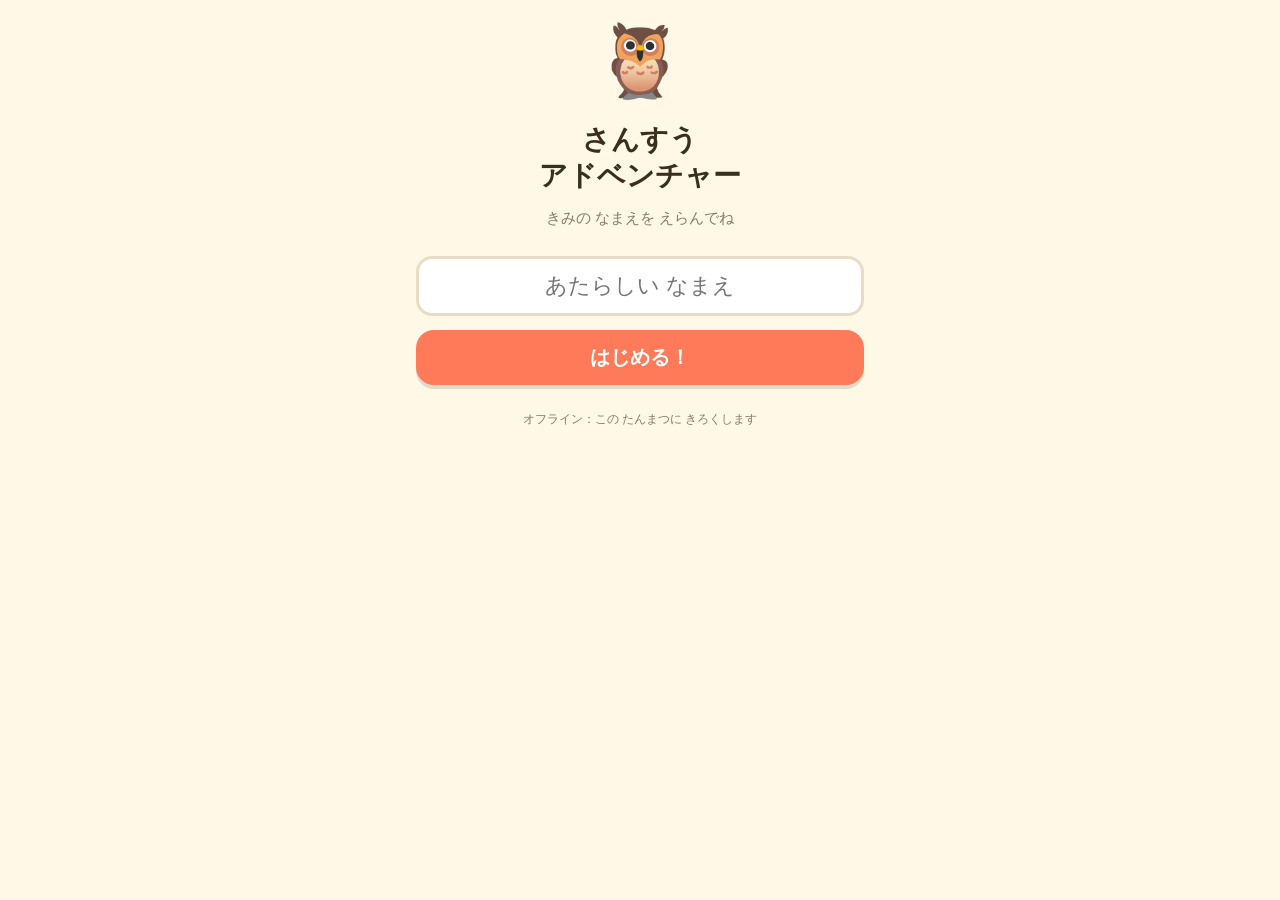
<file: math-game/index.html>
<!DOCTYPE html>
<html lang="ja">
<head>
<meta charset="UTF-8">
<meta name="viewport" content="width=device-width, initial-scale=1, maximum-scale=1, user-scalable=no">
<title>さんすうアドベンチャー</title>
<style>
  :root {
    --bg: #fff8e7;
    --ink: #3a2e1f;
    --muted: #8a7a63;
    --card: #ffffff;
    --add: #ff7a59;
    --sub: #3fa7ff;
    --mul: #4cc26b;
    --div: #b06cff;
    --good: #2fb35a;
    --bad: #f0524a;
    --gold: #ffc531;
    --shadow: 0 4px 0 rgba(0,0,0,.12);
  }
  * { box-sizing: border-box; -webkit-tap-highlight-color: transparent; }
  html, body { margin: 0; height: 100%; }
  body {
    background: var(--bg);
    color: var(--ink);
    font-family: "Hiragino Maru Gothic ProN", "M PLUS Rounded 1c", "Rounded Mplus 1c", "BIZ UDPGothic", sans-serif;
    touch-action: manipulation;
    user-select: none;
    -webkit-user-select: none;
    overflow-x: hidden;
  }
  .app { max-width: 480px; margin: 0 auto; min-height: 100%; padding: 16px; display: flex; flex-direction: column; }
  .screen { display: none; flex: 1; flex-direction: column; gap: 14px; }
  .screen.active { display: flex; animation: pop .25s ease-out; }
  @keyframes pop { from { transform: scale(.96); opacity: 0; } to { transform: scale(1); opacity: 1; } }

  h1 { font-size: 28px; text-align: center; margin: 12px 0 0; line-height: 1.3; }
  h2 { font-size: 22px; text-align: center; margin: 4px 0; }
  .sub { text-align: center; color: var(--muted); margin: 0; font-size: 15px; }
  .mascot { font-size: 72px; text-align: center; line-height: 1; margin-top: 8px; }

  button {
    font: inherit; border: none; border-radius: 18px; cursor: pointer; color: #fff;
    box-shadow: var(--shadow); transition: transform .06s;
  }
  button:active { transform: translateY(3px); box-shadow: 0 1px 0 rgba(0,0,0,.12); }
  button:disabled { opacity: .5; }
  .btn { padding: 14px 18px; font-size: 20px; font-weight: bold; background: var(--add); width: 100%; }
  .btn.ghost { background: var(--card); color: var(--ink); }
  .topbar { display: flex; align-items: center; justify-content: space-between; gap: 8px; }
  .back { background: var(--card); color: var(--ink); padding: 8px 14px; font-size: 16px; }
  .chip { background: var(--card); border-radius: 999px; padding: 6px 12px; font-size: 15px; box-shadow: var(--shadow); }

  input[type=text] {
    font: inherit; font-size: 22px; padding: 14px; border-radius: 16px; border: 3px solid #e8dcc4;
    width: 100%; text-align: center; user-select: text; -webkit-user-select: text; background: #fff; color: var(--ink);
  }
  .players { display: flex; flex-wrap: wrap; gap: 10px; justify-content: center; }
  .players button { background: var(--card); color: var(--ink); padding: 12px 18px; font-size: 18px; }

  .grid2 { display: grid; grid-template-columns: 1fr 1fr; gap: 12px; }
  .op-btn { padding: 18px 8px; font-size: 20px; font-weight: bold; display: flex; flex-direction: column; align-items: center; gap: 4px; }
  .op-btn .sym { font-size: 44px; line-height: 1; }
  .op-add { background: var(--add); } .op-sub { background: var(--sub); }
  .op-mul { background: var(--mul); } .op-div { background: var(--div); }

  .levels { display: flex; flex-direction: column; gap: 12px; }
  .level-btn { padding: 16px; text-align: left; display: flex; justify-content: space-between; align-items: center; font-size: 18px; }
  .level-btn b { font-size: 20px; display: block; }
  .level-btn small { opacity: .9; font-size: 14px; }
  .stars { color: var(--gold); font-size: 22px; letter-spacing: 2px; text-shadow: 0 1px 0 rgba(0,0,0,.2); }
  .stars .off { color: rgba(255,255,255,.45); }

  .mode-toggle { display: grid; grid-template-columns: 1fr 1fr; background: #eadfc8; border-radius: 16px; padding: 4px; gap: 4px; }
  .mode-toggle button { background: transparent; color: var(--ink); box-shadow: none; padding: 10px; font-size: 16px; font-weight: bold; }
  .mode-toggle button.on { background: var(--card); box-shadow: var(--shadow); }

  /* ゲーム画面 */
  .hud { display: flex; justify-content: space-between; align-items: center; gap: 6px; font-size: 16px; }
  .progress { height: 12px; background: #eadfc8; border-radius: 999px; overflow: hidden; }
  .progress > div { height: 100%; width: 0; background: var(--good); transition: width .3s; }
  .timer > div { background: var(--gold); transition: width 1s linear; }
  .question {
    background: var(--card); border-radius: 24px; box-shadow: var(--shadow);
    text-align: center; padding: 22px 8px; font-size: 48px; font-weight: bold; letter-spacing: 2px;
    position: relative; min-height: 132px; display: flex; flex-direction: column; justify-content: center;
  }
  .question .ans { display: inline-block; min-width: 1.6em; border-bottom: 4px solid var(--ink); color: var(--sub); }
  .question.good { animation: good .35s; }
  .question.bad { animation: shake .35s; }
  @keyframes good { 50% { transform: scale(1.06); background: #e6f8eb; } }
  @keyframes shake { 20%,60% { transform: translateX(-8px); } 40%,80% { transform: translateX(8px); } }
  .feedback { font-size: 18px; min-height: 26px; color: var(--muted); }
  .feedback.good { color: var(--good); } .feedback.bad { color: var(--bad); }
  .combo { position: absolute; top: 8px; right: 12px; font-size: 16px; color: var(--add); }

  .pad { display: grid; grid-template-columns: repeat(3, 1fr); gap: 10px; margin-top: auto; }
  .pad button { background: var(--card); color: var(--ink); font-size: 30px; font-weight: bold; padding: 14px 0; }
  .pad .del { background: #eadfc8; font-size: 22px; }
  .pad .ok { background: var(--good); color: #fff; font-size: 22px; }

  /* けっか */
  .result-card { background: var(--card); border-radius: 24px; box-shadow: var(--shadow); padding: 20px; text-align: center; }
  .big-stars { font-size: 52px; color: var(--gold); letter-spacing: 6px; }
  .big-stars .off { color: #e5dccb; }
  .stat { display: grid; grid-template-columns: 1fr 1fr 1fr; gap: 8px; margin-top: 12px; }
  .stat div { background: var(--bg); border-radius: 14px; padding: 8px 4px; font-size: 13px; color: var(--muted); }
  .stat b { display: block; font-size: 22px; color: var(--ink); white-space: nowrap; }
  .stat b small { font-size: 13px; margin-left: 2px; }
  .list { background: var(--card); border-radius: 18px; box-shadow: var(--shadow); padding: 12px 16px; }
  .list h3 { margin: 0 0 6px; font-size: 16px; }
  .list ol, .list ul { margin: 0; padding-left: 22px; font-size: 16px; line-height: 1.7; }
  .note { font-size: 12px; color: var(--muted); text-align: center; }

  .confetti { position: fixed; top: -40px; font-size: 28px; pointer-events: none; animation: fall linear forwards; z-index: 10; }
  @keyframes fall { to { transform: translateY(110vh) rotate(540deg); } }
  .toast { position: fixed; left: 50%; bottom: 20px; transform: translateX(-50%); background: var(--ink); color: #fff; padding: 10px 16px; border-radius: 12px; font-size: 14px; display: none; z-index: 20; max-width: 90%; }
</style>
</head>
<body>
<div class="app">

  <!-- 1. なまえ -->
  <section class="screen active" id="s-name">
    <div class="mascot">🦉</div>
    <h1>さんすう<br>アドベンチャー</h1>
    <p class="sub">きみの なまえを えらんでね</p>
    <div class="players" id="player-list"></div>
    <input type="text" id="name-input" maxlength="12" placeholder="あたらしい なまえ">
    <button class="btn" id="btn-start">はじめる！</button>
    <p class="note" id="conn-note"></p>
  </section>

  <!-- 2. けいさん えらび -->
  <section class="screen" id="s-op">
    <div class="topbar">
      <button class="back" data-go="s-name">← もどる</button>
      <span class="chip" id="hello"></span>
    </div>
    <h2>なにを れんしゅうする？</h2>
    <div class="grid2">
      <button class="op-btn op-add" data-op="add"><span class="sym">＋</span>たしざん</button>
      <button class="op-btn op-sub" data-op="sub"><span class="sym">−</span>ひきざん</button>
      <button class="op-btn op-mul" data-op="mul"><span class="sym">×</span>かけざん</button>
      <button class="op-btn op-div" data-op="div"><span class="sym">÷</span>わりざん</button>
    </div>
    <div class="mode-toggle" id="mode-toggle">
      <button data-mode="drill" class="on">📝 ドリル<br><small>じっくり</small></button>
      <button data-mode="challenge">⏱️ チャレンジ<br><small>じかんせいげん</small></button>
    </div>
  </section>

  <!-- 3. レベル えらび -->
  <section class="screen" id="s-level">
    <div class="topbar">
      <button class="back" data-go="s-op">← もどる</button>
      <span class="chip" id="op-title"></span>
    </div>
    <h2>レベルを えらんでね</h2>
    <div class="levels" id="level-list"></div>
    <div class="list" id="ranking-box">
      <h3>🏆 ランキング</h3>
      <ol id="ranking"></ol>
    </div>
  </section>

  <!-- 4. ゲーム -->
  <section class="screen" id="s-game">
    <div class="hud">
      <button class="back" id="btn-quit">やめる</button>
      <span class="chip" id="q-count">1 / 10</span>
      <span class="chip">⭐ <span id="score">0</span></span>
    </div>
    <div class="progress"><div id="bar"></div></div>
    <div class="progress timer" id="timer-wrap"><div id="timer-bar"></div></div>
    <div class="question" id="question">
      <span class="combo" id="combo"></span>
      <div id="q-text"></div>
      <div class="feedback" id="feedback"></div>
    </div>
    <div class="pad" id="pad">
      <button>7</button><button>8</button><button>9</button>
      <button>4</button><button>5</button><button>6</button>
      <button>1</button><button>2</button><button>3</button>
      <button class="del" data-k="del">けす</button><button>0</button><button class="ok" data-k="ok">こたえ</button>
    </div>
  </section>

  <!-- 5. けっか -->
  <section class="screen" id="s-result">
    <div class="mascot" id="r-mascot">🎉</div>
    <h2 id="r-title">よくできました！</h2>
    <div class="result-card">
      <div class="big-stars" id="r-stars"></div>
      <div class="stat">
        <div>せいかい<b id="r-correct">0</b></div>
        <div>スコア<b id="r-score">0</b></div>
        <div>じかん<b id="r-time">0</b></div>
      </div>
    </div>
    <div class="list" id="r-mistakes-box">
      <h3>🔁 ふくしゅうしよう</h3>
      <ul id="r-mistakes"></ul>
    </div>
    <button class="btn" id="btn-retry">もういちど</button>
    <button class="btn ghost" id="btn-menu">ほかの けいさん</button>
  </section>

</div>
<div class="toast" id="toast"></div>

<script>
/* =========================================================
 * せってい
 * - GAS（HtmlService）から配信 → google.script.run で直接通信
 * - 静的ホスティング（GitHub Pages 等）→ GAS_URL に fetch
 * - どちらもない場合 → オフライン（端末内に保存）
 * ========================================================= */
const GAS_URL = ''; // 例: https://script.google.com/macros/s/xxxxx/exec

const OPS = {
  add: { name: 'たしざん', sym: '+', color: 'var(--add)' },
  sub: { name: 'ひきざん', sym: '−', color: 'var(--sub)' },
  mul: { name: 'かけざん', sym: '×', color: 'var(--mul)' },
  div: { name: 'わりざん', sym: '÷', color: 'var(--div)' },
};

// スプレッドシートに接続できないときの問題設定（Code.gs の DEFAULT_SETTINGS と同じ）
const DEFAULT_SETTINGS = [
  ['add', 1, '1けたの たしざん', 1, 9, 1, 9, 10, 60],
  ['add', 2, '2けた ＋ 1けた', 10, 99, 1, 9, 10, 90],
  ['add', 3, '2けた ＋ 2けた', 10, 99, 10, 99, 10, 120],
  ['sub', 1, '10までの ひきざん', 1, 10, 1, 10, 10, 60],
  ['sub', 2, '2けた − 1けた', 10, 99, 1, 9, 10, 90],
  ['sub', 3, '2けた − 2けた', 10, 99, 10, 99, 10, 120],
  ['mul', 1, 'くく 1〜5のだん', 1, 5, 1, 9, 10, 60],
  ['mul', 2, 'くく ぜんぶ', 1, 9, 1, 9, 10, 60],
  ['mul', 3, '2けた × 1けた', 11, 19, 2, 9, 10, 120],
  ['div', 1, 'わりざん 1〜5でわる', 1, 9, 1, 5, 10, 60],
  ['div', 2, 'わりざん 1〜9でわる', 1, 9, 1, 9, 10, 90],
  ['div', 3, 'こたえが 2けたの わりざん', 10, 19, 2, 9, 10, 120],
].map(([op, level, label, a_min, a_max, b_min, b_max, questions, time_limit_sec]) =>
  ({ op, level, label, a_min, a_max, b_min, b_max, questions, time_limit_sec }));

/* ===== 通信 ===== */
const hasGsRun = () => typeof google !== 'undefined' && google.script && google.script.run;
const transport = hasGsRun() ? 'gas' : (GAS_URL ? 'fetch' : 'local');

function callApi(action, params = {}) {
  if (transport === 'gas') {
    return new Promise((resolve, reject) =>
      google.script.run.withSuccessHandler(resolve).withFailureHandler(reject).apiRun(action, params));
  }
  if (transport === 'fetch') {
    const q = new URLSearchParams({ action, ...params }).toString();
    return fetch(`${GAS_URL}?${q}`).then(r => r.json());
  }
  return Promise.resolve(localApi(action, params));
}

// オフライン用：端末の localStorage に保存
function store(key, val) {
  try {
    if (val === undefined) return JSON.parse(localStorage.getItem('sansu_' + key) || 'null');
    localStorage.setItem('sansu_' + key, JSON.stringify(val));
  } catch (e) { return null; }
}
function localApi(action, p) {
  const players = store('players') || [];
  const results = store('results') || [];
  switch (action) {
    case 'getConfig': return { success: true, settings: DEFAULT_SETTINGS, players };
    case 'addPlayer': {
      const name = String(p.name || '').trim().slice(0, 12);
      let pl = players.find(x => x.name === name);
      if (!pl) { pl = { id: String(players.length + 1), name }; players.push(pl); store('players', players); }
      return { success: true, player: pl };
    }
    case 'saveResult': results.push({ ...p }); store('results', results.slice(-500)); return { success: true };
    case 'getRanking': {
      const best = {};
      results.filter(r => r.op === p.op && +r.level === +p.level && (!p.mode || r.mode === p.mode))
        .forEach(r => { if (!best[r.player_id] || +r.score > best[r.player_id].score) best[r.player_id] = { name: r.player_name, score: +r.score, stars: +r.stars }; });
      return { success: true, ranking: Object.values(best).sort((a, b) => b.score - a.score).slice(0, 5) };
    }
    case 'getBest': {
      const best = {};
      results.filter(r => String(r.player_id) === String(p.player_id))
        .forEach(r => { const k = r.op + '_' + r.level; best[k] = Math.max(best[k] || 0, +r.stars); });
      return { success: true, best };
    }
  }
  return { success: false, message: 'unknown action' };
}

/* ===== じょうたい ===== */
const state = {
  settings: DEFAULT_SETTINGS, players: [], player: null, best: {},
  op: 'add', mode: 'drill', level: null,
  questions: [], index: 0, input: '', score: 0, combo: 0, maxCombo: 0, correct: 0,
  mistakes: [], startedAt: 0, timerId: null, timeLeft: 0, locked: false,
};

const $ = id => document.getElementById(id);
function show(id) {
  document.querySelectorAll('.screen').forEach(s => s.classList.toggle('active', s.id === id));
  window.scrollTo(0, 0);
}
function toast(msg) {
  const t = $('toast'); t.textContent = msg; t.style.display = 'block';
  clearTimeout(toast.t); toast.t = setTimeout(() => t.style.display = 'none', 2500);
}
const rand = (min, max) => Math.floor(Math.random() * (max - min + 1)) + min;
const starHtml = (n, total = 3) => '★'.repeat(n) + `<span class="off">${'★'.repeat(total - n)}</span>`;
const esc = s => String(s).replace(/[&<>"']/g, c => ({ '&': '&amp;', '<': '&lt;', '>': '&gt;', '"': '&quot;', "'": '&#39;' }[c]));

/* ===== こうかおん（Web Audio） ===== */
let audioCtx;
function beep(type) {
  try {
    audioCtx = audioCtx || new (window.AudioContext || window.webkitAudioContext)();
    const notes = type === 'good' ? [660, 880] : type === 'clear' ? [523, 659, 784, 1047] : [220, 180];
    notes.forEach((f, i) => {
      const o = audioCtx.createOscillator(), g = audioCtx.createGain();
      o.type = type === 'bad' ? 'square' : 'triangle'; o.frequency.value = f;
      const t = audioCtx.currentTime + i * 0.1;
      g.gain.setValueAtTime(0.15, t); g.gain.exponentialRampToValueAtTime(0.001, t + 0.15);
      o.connect(g).connect(audioCtx.destination); o.start(t); o.stop(t + 0.16);
    });
  } catch (e) { /* おとが でなくても ゲームは つづける */ }
}

/* ===== もんだい づくり ===== */
function makeQuestion(op, s) {
  let a, b, ans;
  if (op === 'add') { a = rand(s.a_min, s.a_max); b = rand(s.b_min, s.b_max); ans = a + b; }
  else if (op === 'sub') {
    a = rand(s.a_min, s.a_max); b = rand(s.b_min, s.b_max);
    if (a < b) [a, b] = [b, a];
    ans = a - b;
  }
  else if (op === 'mul') { a = rand(s.a_min, s.a_max); b = rand(s.b_min, s.b_max); if (Math.random() < .5) [a, b] = [b, a]; ans = a * b; }
  else { const q = rand(s.a_min, s.a_max); b = Math.max(1, rand(s.b_min, s.b_max)); a = q * b; ans = q; }
  return { a, b, ans, text: `${a} ${OPS[op].sym} ${b}` };
}
function makeQuestions(op, s) {
  const list = [], seen = new Set();
  for (let i = 0; i < s.questions; i++) {
    let q, tries = 0;
    do { q = makeQuestion(op, s); } while (seen.has(q.text) && ++tries < 20); // おなじ もんだいを なるべく さける
    seen.add(q.text); list.push(q);
  }
  return list;
}

/* ===== がめん：なまえ ===== */
function renderPlayers() {
  $('player-list').innerHTML = state.players.map(p =>
    `<button data-id="${esc(p.id)}">🙂 ${esc(p.name)}</button>`).join('');
}
$('player-list').addEventListener('click', e => {
  const b = e.target.closest('button'); if (!b) return;
  selectPlayer(state.players.find(p => p.id === b.dataset.id));
});
$('btn-start').addEventListener('click', async () => {
  const name = $('name-input').value.trim();
  if (!name) { toast('なまえを いれるか えらんでね'); return; }
  $('btn-start').disabled = true;
  try {
    const res = await callApi('addPlayer', { name });
    if (!res.success) throw new Error(res.message);
    if (!state.players.find(p => p.id === res.player.id)) state.players.push(res.player);
    selectPlayer(res.player);
  } catch (e) { toast('とうろくに しっぱい: ' + e.message); }
  $('btn-start').disabled = false;
});
async function selectPlayer(p) {
  if (!p) return;
  state.player = p;
  $('hello').textContent = `🙂 ${p.name}`;
  show('s-op');
  try { const r = await callApi('getBest', { player_id: p.id }); if (r.success) state.best = r.best; } catch (e) {}
}

/* ===== がめん：けいさん / レベル ===== */
document.querySelectorAll('[data-go]').forEach(b => b.addEventListener('click', () => show(b.dataset.go)));
$('mode-toggle').addEventListener('click', e => {
  const b = e.target.closest('button'); if (!b) return;
  state.mode = b.dataset.mode;
  document.querySelectorAll('#mode-toggle button').forEach(x => x.classList.toggle('on', x === b));
});
document.querySelectorAll('[data-op]').forEach(b => b.addEventListener('click', () => {
  state.op = b.dataset.op;
  renderLevels(); show('s-level');
}));
function renderLevels() {
  const op = OPS[state.op];
  $('op-title').textContent = `${op.sym} ${op.name}・${state.mode === 'drill' ? 'ドリル' : 'チャレンジ'}`;
  const levels = state.settings.filter(s => s.op === state.op).sort((a, b) => a.level - b.level);
  $('level-list').innerHTML = levels.map(s => {
    const stars = state.best[`${s.op}_${s.level}`] || 0;
    const sample = makeQuestion(s.op, s).text;
    return `<button class="level-btn" style="background:${op.color}" data-level="${s.level}">
      <span><b>レベル ${s.level}</b><small>${esc(s.label)}（れい：${sample}）</small></span>
      <span class="stars">${starHtml(stars)}</span></button>`;
  }).join('');
  $('level-list').querySelectorAll('button').forEach(b =>
    b.addEventListener('click', () => startGame(+b.dataset.level)));
  const rk = levels.find(s => s.level === state.level) || levels[0];
  if (rk) loadRanking(rk.level);
}
async function loadRanking(level) {
  $('ranking').innerHTML = '<li>よみこみちゅう…</li>';
  try {
    const r = await callApi('getRanking', { op: state.op, level, mode: state.mode });
    const rows = (r.ranking || []);
    $('ranking-box').querySelector('h3').textContent = `🏆 ランキング（レベル ${level}）`;
    $('ranking').innerHTML = rows.length
      ? rows.map(x => `<li>${esc(x.name)}　${x.score}てん</li>`).join('')
      : '<li>まだ だれも いないよ。いちばんのりしよう！</li>';
  } catch (e) { $('ranking').innerHTML = '<li>よみこめませんでした</li>'; }
}

/* ===== がめん：ゲーム ===== */
function startGame(level) {
  const s = state.settings.find(x => x.op === state.op && x.level === level);
  Object.assign(state, {
    level, questions: makeQuestions(state.op, s), index: 0, input: '', score: 0,
    combo: 0, maxCombo: 0, correct: 0, mistakes: [], startedAt: Date.now(), locked: false,
    gameId: (state.gameId || 0) + 1,
  });
  clearInterval(state.timerId);
  const challenge = state.mode === 'challenge';
  $('timer-wrap').style.display = challenge ? 'block' : 'none';
  if (challenge) {
    state.timeLeft = s.time_limit_sec;
    $('timer-bar').style.transition = 'none'; $('timer-bar').style.width = '100%';
    requestAnimationFrame(() => $('timer-bar').style.transition = '');
    state.timerId = setInterval(() => {
      state.timeLeft--;
      $('timer-bar').style.width = Math.max(0, state.timeLeft / s.time_limit_sec * 100) + '%';
      if (state.timeLeft <= 0) { clearInterval(state.timerId); finishGame(); }
    }, 1000);
  }
  show('s-game'); renderQuestion();
}
function renderQuestion() {
  const q = state.questions[state.index], total = state.questions.length;
  $('q-count').textContent = `${state.index + 1} / ${total}`;
  $('bar').style.width = (state.index / total * 100) + '%';
  $('score').textContent = state.score;
  $('combo').textContent = state.combo >= 2 ? `🔥 ${state.combo}れんぞく` : '';
  $('q-text').innerHTML = `${q.text} = <span class="ans">${state.input || '?'}</span>`;
}
function setFeedback(text, cls) {
  const f = $('feedback'); f.textContent = text; f.className = 'feedback ' + (cls || '');
}
$('pad').addEventListener('click', e => {
  const b = e.target.closest('button'); if (!b || state.locked) return;
  const k = b.dataset.k || b.textContent;
  if (k === 'del') state.input = state.input.slice(0, -1);
  else if (k === 'ok') return answer();
  else if (state.input.length < 4) state.input = (state.input === '0' ? '' : state.input) + k;
  renderQuestion();
});
// PC で ためすとき用のキーボード入力
document.addEventListener('keydown', e => {
  if (!$('s-game').classList.contains('active') || state.locked) return;
  if (/^[0-9]$/.test(e.key) && state.input.length < 4) state.input = (state.input === '0' ? '' : state.input) + e.key;
  else if (e.key === 'Backspace') state.input = state.input.slice(0, -1);
  else if (e.key === 'Enter') return answer();
  else return;
  renderQuestion();
});
function answer() {
  if (state.input === '') { setFeedback('すうじを いれてね'); return; }
  const q = state.questions[state.index], val = parseInt(state.input, 10);
  const box = $('question'); box.classList.remove('good', 'bad'); void box.offsetWidth;
  state.locked = true;
  if (val === q.ans) {
    state.correct++; state.combo++; state.maxCombo = Math.max(state.maxCombo, state.combo);
    state.score += 10 + Math.min(state.combo - 1, 5) * 2; // れんぞく せいかいで ボーナス
    box.classList.add('good'); beep('good');
    setFeedback(['せいかい！', 'すごい！', 'やったね！', 'てんさい！'][rand(0, 3)], 'good');
    const id = state.gameId; setTimeout(() => id === state.gameId && nextQuestion(), 600);
  } else {
    state.combo = 0;
    state.mistakes.push({ question: q.text, answer: q.ans, user_answer: val });
    box.classList.add('bad'); beep('bad');
    setFeedback(`ざんねん… こたえは ${q.ans}`, 'bad');
    const id = state.gameId; setTimeout(() => id === state.gameId && nextQuestion(), 1500); // こたえを みせる じかんを ながめに
  }
}
function nextQuestion() {
  state.index++; state.input = ''; state.locked = false; setFeedback('');
  if (state.index >= state.questions.length) finishGame(); else renderQuestion();
}
$('btn-quit').addEventListener('click', () => {
  if (!confirm('とちゅうで やめる？')) return;
  clearInterval(state.timerId); state.gameId++; renderLevels(); show('s-level');
});

/* ===== がめん：けっか ===== */
function finishGame() {
  clearInterval(state.timerId);
  if (!$('s-game').classList.contains('active')) return;
  state.locked = true; state.gameId++; // のこっている タイマーを むこうに
  const total = state.questions.length;
  const timeSec = Math.round((Date.now() - state.startedAt) / 1000);
  const rate = state.correct / total;
  const stars = rate === 1 ? 3 : rate >= 0.8 ? 2 : rate >= 0.5 ? 1 : 0;
  // チャレンジは のこりじかんも スコアに
  if (state.mode === 'challenge' && state.index >= total) state.score += Math.max(0, state.timeLeft);

  $('r-stars').innerHTML = starHtml(stars);
  $('r-correct').textContent = `${state.correct}/${total}`;
  $('r-score').textContent = state.score;
  $('r-time').innerHTML = `${timeSec}<small>びょう</small>`;
  $('r-title').textContent = ['もうすこし！ がんばろう', 'いいかんじ！', 'よくできました！', 'パーフェクト！！'][stars];
  $('r-mascot').textContent = ['💪', '😊', '🎉', '👑'][stars];
  $('r-mistakes-box').style.display = state.mistakes.length ? 'block' : 'none';
  $('r-mistakes').innerHTML = state.mistakes.map(m =>
    `<li>${esc(m.question)} = <b>${m.answer}</b>（きみ：${m.user_answer}）</li>`).join('');
  show('s-result');
  if (stars === 3) { beep('clear'); confetti(); }

  const key = `${state.op}_${state.level}`;
  state.best[key] = Math.max(state.best[key] || 0, stars);
  callApi('saveResult', {
    player_id: state.player.id, player_name: state.player.name, op: state.op, level: state.level,
    mode: state.mode, correct: state.correct, total, score: state.score, max_combo: state.maxCombo,
    time_sec: timeSec, stars, mistakes: JSON.stringify(state.mistakes),
  }).then(r => { if (!r.success) toast('きろくの ほぞんに しっぱい'); })
    .catch(() => toast('きろくの ほぞんに しっぱい'));
}
function confetti() {
  const items = ['🎉', '⭐', '🌟', '🎊', '✨'];
  for (let i = 0; i < 24; i++) {
    const c = document.createElement('div');
    c.className = 'confetti'; c.textContent = items[i % items.length];
    c.style.left = Math.random() * 100 + 'vw';
    c.style.animationDuration = (1.6 + Math.random() * 1.6) + 's';
    document.body.appendChild(c); setTimeout(() => c.remove(), 3500);
  }
}
$('btn-retry').addEventListener('click', () => startGame(state.level));
$('btn-menu').addEventListener('click', () => show('s-op'));

/* ===== きどう ===== */
(async function init() {
  $('conn-note').textContent = { gas: 'スプレッドシートに きろくします', fetch: 'スプレッドシートに きろくします', local: 'オフライン：この たんまつに きろくします' }[transport];
  try {
    const r = await callApi('getConfig');
    if (r.success) {
      if (r.settings && r.settings.length) state.settings = r.settings;
      state.players = r.players || [];
    } else toast(r.message);
  } catch (e) { toast('スプレッドシートに つながりません'); }
  renderPlayers();
})();
</script>
</body>
</html>
</file>
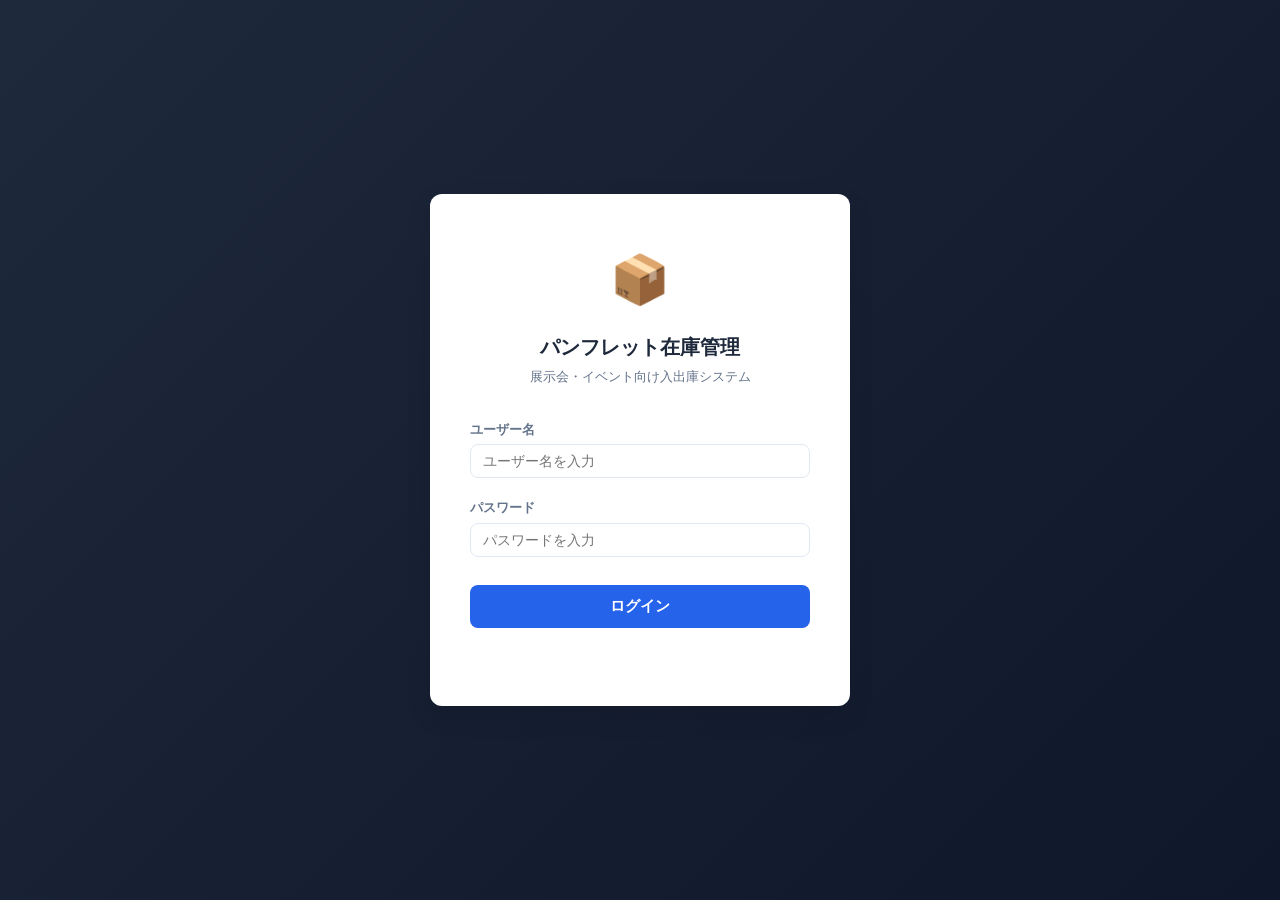
<file: project/index.html>
<!DOCTYPE html>
<!--
  index.html
  役割：ログイン画面
  ユーザー名とパスワードを入力し、GASで認証を行う。
  認証成功後は dashboard.html へリダイレクトする。
-->
<html lang="ja">
<head>
  <meta charset="UTF-8" />
  <meta name="viewport" content="width=device-width, initial-scale=1.0" />
  <title>ログイン｜パンフレット在庫管理</title>
  <link rel="stylesheet" href="css/style.css" />
</head>
<body class="login-page">

  <div class="login-card">
    <div class="login-logo">
      <span class="icon">📦</span>
      <h1>パンフレット在庫管理</h1>
      <p>展示会・イベント向け入出庫システム</p>
    </div>

    <form id="loginForm" novalidate>
      <div class="form-group">
        <label for="username">ユーザー名</label>
        <input
          type="text"
          id="username"
          name="username"
          placeholder="ユーザー名を入力"
          autocomplete="username"
          required
        />
      </div>

      <div class="form-group">
        <label for="password">パスワード</label>
        <input
          type="password"
          id="password"
          name="password"
          placeholder="パスワードを入力"
          autocomplete="current-password"
          required
        />
      </div>

      <button type="submit" class="btn-login" id="loginBtn">
        ログイン
      </button>

      <p class="login-error" id="loginError" aria-live="polite"></p>
    </form>
  </div>

  <!-- 通信処理 → 認証ロジックの順で読み込む -->
  <script src="js/api.js"></script>
  <script src="js/auth.js"></script>
  <script>
    // auth.js の initLoginPage() を呼び出してフォームを初期化
    initLoginPage();
  </script>
</body>
</html>
</file>
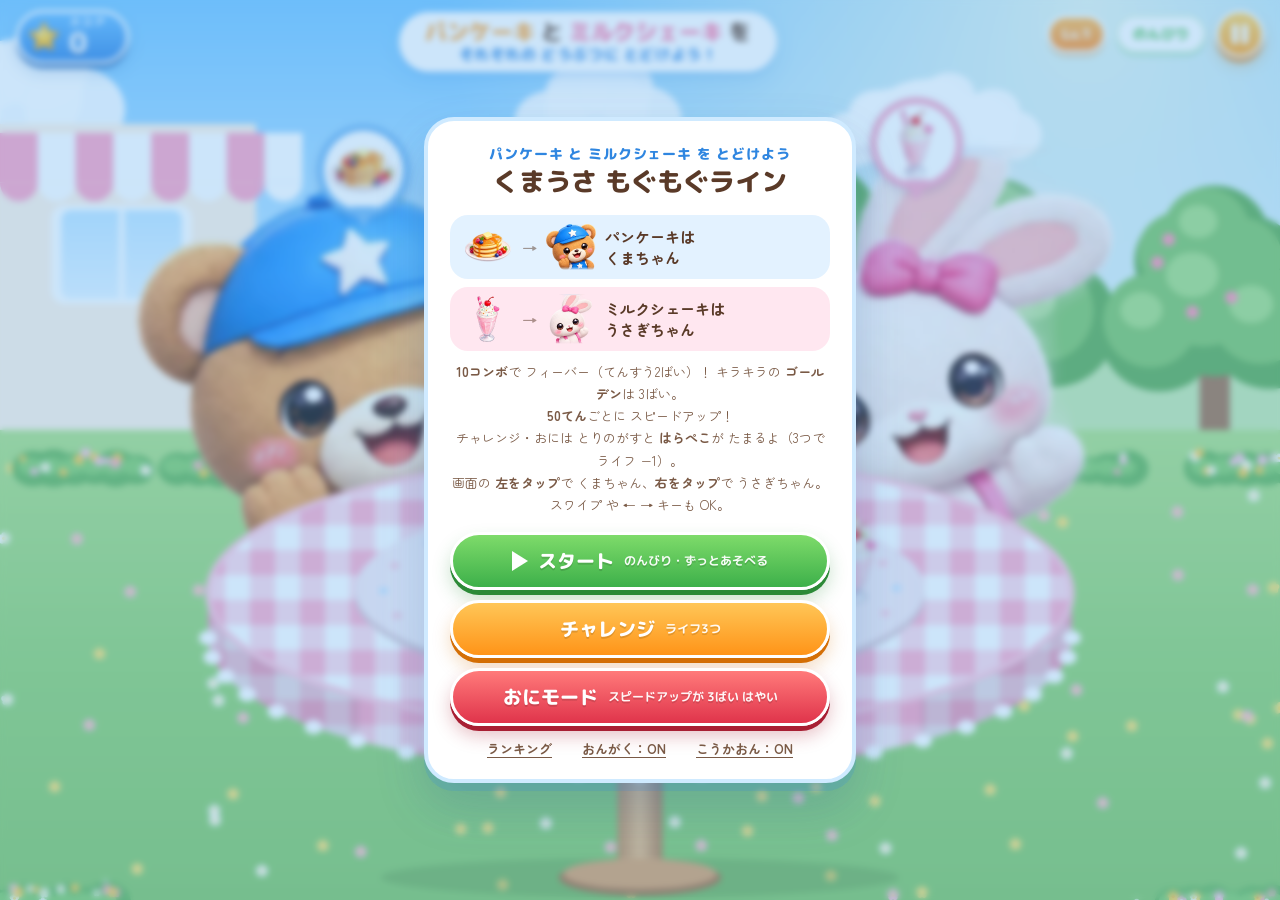
<file: games/kumausa/index.html>
<!doctype html>
<html lang="ja">
<head>
<meta charset="utf-8">
<meta name="viewport" content="width=device-width, initial-scale=1, viewport-fit=cover">
<title>くまうさ もぐもぐライン</title>
<link rel="preconnect" href="https://fonts.googleapis.com">
<link rel="preconnect" href="https://fonts.gstatic.com" crossorigin>
<link rel="stylesheet" href="https://fonts.googleapis.com/css2?family=M+PLUS+Rounded+1c:wght@700;800&family=Zen+Maru+Gothic:wght@500;700&display=swap">
<style>
/* Layout: full-screen canvas garden (belt across the top, animals in boxes on a wooden counter) under an HTML HUD. One bright pastel look on purpose. */
:root {
  --yellow: #FFD54A;
  --pink: #FF6FA0;
  --blue: #2F86E0;
  --green: #4EBE55;
  --orange: #FF9A1F;
  --brown: #5A3A28;
  --white: #FFFFFF;
  --display: "M PLUS Rounded 1c", "Hiragino Maru Gothic ProN", "Zen Maru Gothic", sans-serif;
  --body: "Zen Maru Gothic", "M PLUS Rounded 1c", "Hiragino Maru Gothic ProN", "Noto Sans JP", sans-serif;
  color-scheme: light;
}
html, body { height: 100%; }
[hidden] { display: none !important; }
body {
  margin: 0; overflow: hidden; background: #BFE6FF; color: var(--brown); font-family: var(--body);
  -webkit-user-select: none; user-select: none; -webkit-tap-highlight-color: transparent; touch-action: manipulation;
}
#stage { position: relative; height: 100%; overflow: hidden; }
#cv { display: block; width: 100%; height: 100%; touch-action: none; cursor: pointer; }

/* HUD */
.hud { position: absolute; inset: 0 0 auto 0; display: flex; align-items: flex-start; justify-content: space-between; gap: 10px; padding: 10px 16px; pointer-events: none; }
.hud-left { display: grid; gap: 6px; justify-items: start; }
.score-pill {
  display: flex; align-items: center; gap: 8px; padding: 4px 18px 4px 8px; border-radius: 999px;
  background: linear-gradient(#5DB8FF, #2A7FE0); border: 3px solid var(--white);
  box-shadow: 0 4px 0 #1C5FB0, 0 8px 16px rgba(28, 95, 176, .25); color: var(--white);
}
.score-pill svg { width: 34px; height: 34px; flex: none; filter: drop-shadow(0 2px 0 rgba(150, 90, 0, .35)); }
.score-pill .lbl { display: block; font: 800 11px/1 var(--display); letter-spacing: .12em; opacity: .95; }
.score-pill b { display: block; font: 800 28px/1.05 var(--display); font-variant-numeric: tabular-nums; text-shadow: 0 2px 0 #1C5FB0; min-width: 1.4em; }
.fever-chip {
  position: relative; overflow: hidden; font: 800 14px/1 var(--display); color: #fff; border: 2px solid var(--white);
  border-radius: 999px; padding: 6px 12px 8px; min-width: 9.5em; text-align: center;
  background: linear-gradient(90deg, #FF6FA0, #FFB347, #FFD54A, #7ED957, #5DB8FF, #B385F2); background-size: 200% 100%;
  box-shadow: 0 3px 0 #D9468A; animation: rainbow 1.2s linear infinite; text-shadow: 0 1px 0 rgba(0, 0, 0, .25);
}
.fever-chip i { position: absolute; left: 0; bottom: 0; height: 3px; background: #fff; border-radius: 3px; }
.hunger-pill {
  display: flex; align-items: center; gap: 5px; white-space: nowrap; font: 800 12px/1 var(--display); color: #8A5A2B;
  background: var(--white); border: 2px solid #FFE0B8; border-radius: 999px; padding: 4px 9px; box-shadow: 0 3px 0 rgba(212, 111, 6, .2);
}
.hunger-pill i { width: 13px; height: 13px; border-radius: 50%; background: #F1E7DC; box-shadow: inset 0 0 0 2px #E5D3C0; }
.hunger-pill i.on { background: radial-gradient(circle at 35% 35%, #FFC46B, #FF7A1A); box-shadow: inset 0 0 0 2px #E8650A; }
.hunger-pill.warn { border-color: #FF8A5B; }
.hunger-pill.shake { animation: shake .45s; }
@keyframes shake { 20%, 60% { transform: translateX(-4px); } 40%, 80% { transform: translateX(4px); } }
@media (prefers-reduced-motion: reduce) { .hunger-pill.shake { animation: none; } }
@keyframes rainbow { to { background-position: 200% 0; } }
@media (prefers-reduced-motion: reduce) { .fever-chip { animation: none; } }
.stats { font: 700 13px var(--body); color: #7A5A46; margin: -8px 0 14px; }
.combo-chip {
  font: 800 13px/1 var(--display); color: var(--brown); background: var(--yellow); border: 2px solid var(--white);
  border-radius: 999px; padding: 5px 10px; box-shadow: 0 3px 0 #E0A800;
}
.title-banner {
  position: relative; margin-top: 2px; background: var(--white); border-radius: 999px; padding: 6px 26px 8px; text-align: center;
  box-shadow: 0 4px 0 rgba(47, 134, 224, .18), 0 10px 22px rgba(47, 134, 224, .15); font-family: var(--display); font-weight: 800; line-height: 1.25;
}
.title-banner::before, .title-banner::after { content: ""; position: absolute; background: var(--white); border-radius: 50%; z-index: -1; }
.title-banner::before { width: 54px; height: 40px; left: 22px; top: -12px; }
.title-banner::after { width: 64px; height: 46px; right: 40px; top: -16px; }
.title-banner .l1 { font-size: 22px; color: var(--brown); }
.title-banner .l2 { font-size: 15px; color: var(--blue); letter-spacing: .04em; }
.o { color: var(--orange); }
.p { color: var(--pink); }
.hud-right { display: flex; align-items: center; gap: 10px; }
.lives-pill, .mode-pill {
  display: flex; align-items: center; gap: 4px; background: var(--white); border-radius: 999px; padding: 6px 12px;
  border: 3px solid #FFE1EC; box-shadow: 0 4px 0 rgba(255, 111, 160, .25);
}
.lives-pill svg { width: 28px; height: 26px; transition: transform .2s; }
.lives-pill svg.lost { transform: scale(.85); }
.lv-pill {
  font: 800 14px/1 var(--display); color: #fff; padding: 9px 12px; border-radius: 999px; border: 3px solid var(--white);
  background: linear-gradient(#FFB547, #FF8A1F); box-shadow: 0 4px 0 rgba(212, 111, 6, .35); font-variant-numeric: tabular-nums;
}
.lv-pill.up { animation: lvup .6s cubic-bezier(.2, 1.6, .4, 1); }
@keyframes lvup { 0% { transform: scale(1); } 40% { transform: scale(1.35); } 100% { transform: scale(1); } }
.mode-pill { font: 800 14px/1 var(--display); color: var(--green); padding: 9px 14px; border-color: #DDF3DE; box-shadow: 0 4px 0 rgba(78, 190, 85, .25); }
.round-btn {
  pointer-events: auto; width: 48px; height: 48px; border-radius: 50%; border: 3px solid var(--white); cursor: pointer; padding: 0;
  background: linear-gradient(#FFCF55, #FF9F1C); box-shadow: 0 4px 0 #D9770A, 0 8px 14px rgba(217, 119, 10, .3);
  display: grid; place-items: center;
}
.round-btn:active { transform: translateY(3px); box-shadow: 0 1px 0 #D9770A; }
.round-btn:focus-visible, .btn:focus-visible, .text-btn:focus-visible { outline: 3px solid var(--blue); outline-offset: 3px; }
@media (max-width: 759px) { .title-banner { display: none; } }
.lv-pill, .mode-pill, .lives-pill, .combo-chip, .fever-chip { white-space: nowrap; }
@media (max-width: 380px) {
  .hud { padding: 8px 10px; gap: 6px; }
  .hud-right { gap: 6px; }
  .lv-pill, .mode-pill { padding: 8px 9px; font-size: 13px; }
  .score-pill { padding-right: 12px; }
  .lives-pill { padding: 5px 8px; } .lives-pill svg { width: 22px; height: 20px; }
  .round-btn { width: 42px; height: 42px; }
}

/* message banner */
.banner {
  position: absolute; left: 50%; top: 36%; transform: translate(-50%, -50%); pointer-events: none;
  display: flex; align-items: center; gap: 8px; white-space: nowrap;
  background: var(--white); border-radius: 999px; padding: 10px 26px; font: 800 26px var(--display); color: var(--blue);
  box-shadow: 0 5px 0 rgba(47, 134, 224, .2), 0 14px 30px rgba(47, 134, 224, .2);
}
.banner svg { width: 30px; height: 30px; }
.banner.show { animation: pop 1.5s cubic-bezier(.2, 1.4, .4, 1) both; }
@keyframes pop {
  0% { opacity: 0; transform: translate(-50%, -50%) scale(.4); }
  18% { opacity: 1; transform: translate(-50%, -50%) scale(1); }
  80% { opacity: 1; transform: translate(-50%, -50%) scale(1); }
  100% { opacity: 0; transform: translate(-50%, -70%) scale(.95); }
}

/* overlays */
.overlay { position: absolute; inset: 0; display: grid; place-items: center; padding: 16px; background: rgba(110, 180, 240, .35); backdrop-filter: blur(3px); }
.card {
  width: 100%; max-width: 380px; background: var(--white); border-radius: 30px; border: 4px solid #CFEAFF;
  padding: 24px 22px 20px; text-align: center; box-shadow: 0 8px 0 rgba(47, 134, 224, .18), 0 24px 50px rgba(30, 80, 140, .2);
  max-height: calc(100% - 8px); overflow-y: auto;
}
.card h1, .card h2 { font-family: var(--display); font-weight: 800; margin: 0; line-height: 1.3; text-wrap: balance; }
.card h1 { font-size: 26px; }
.card h1 small { display: block; font-size: 14px; color: var(--blue); letter-spacing: .06em; margin-bottom: 2px; }
.card h2 { font-size: 24px; color: var(--blue); }
.rules { list-style: none; padding: 0; margin: 16px 0 10px; display: grid; gap: 8px; }
.rules li { display: flex; align-items: center; gap: 8px; border-radius: 18px; padding: 6px 12px; font: 700 15px var(--body); text-align: left; }
.rules li.bear { background: #E3F2FF; }
.rules li.rabbit { background: #FFE7F0; }
.rules .arrow { color: var(--brown); opacity: .5; font-weight: 800; }
.rules canvas { flex: none; width: 52px; height: 52px; }
.how { font-size: 13px; line-height: 1.7; margin: 0 0 16px; color: #7A5A46; }
.btns { display: grid; gap: 10px; }
.btn {
  border: 3px solid var(--white); cursor: pointer; border-radius: 999px; padding: 12px 20px; color: var(--white);
  font: 800 19px var(--display); display: flex; align-items: center; justify-content: center; gap: 10px; text-shadow: 0 2px 0 rgba(0, 0, 0, .12);
}
.btn small { font-size: 12px; font-weight: 700; opacity: .95; }
.btn.green { background: linear-gradient(#7EDB6A, #3DB04A); box-shadow: 0 5px 0 #2C8A37, 0 10px 18px rgba(44, 138, 55, .25); }
.btn.red { background: linear-gradient(#FF7A7A, #E0344B); box-shadow: 0 5px 0 #A81F33, 0 10px 18px rgba(168, 31, 51, .28); }
.lv-pill.oni { background: linear-gradient(#FF7A7A, #E0344B); box-shadow: 0 4px 0 rgba(168, 31, 51, .35); }
.btn.orange { background: linear-gradient(#FFC657, #FF9418); box-shadow: 0 5px 0 #D46F06, 0 10px 18px rgba(212, 111, 6, .25); }
.btn.blue { background: linear-gradient(#5DB8FF, #2A7FE0); box-shadow: 0 5px 0 #1C5FB0, 0 10px 18px rgba(28, 95, 176, .25); }
.btn:active { transform: translateY(4px); box-shadow: none; }
.tri { width: 0; height: 0; border-left: 16px solid var(--white); border-top: 10px solid transparent; border-bottom: 10px solid transparent; }
.toggles { display: flex; justify-content: center; gap: 18px; flex-wrap: wrap; }
.text-btn { margin-top: 12px; background: none; border: 0; cursor: pointer; font: 700 13px var(--body); color: #7A5A46; text-decoration: underline; text-underline-offset: 3px; }
.result { font: 800 18px var(--display); margin: 10px 0 4px; }
.result b { font-size: 44px; color: var(--orange); }
.best-line { font: 700 14px var(--body); color: #7A5A46; margin: 0 0 16px; }
.rank { list-style: none; padding: 0; margin: 8px 0 14px; display: grid; gap: 4px; text-align: left; }
.rank li { display: grid; grid-template-columns: 2.3em minmax(0, 1fr) auto; gap: 8px; align-items: center; padding: 5px 10px; border-radius: 12px; background: #F2F7FF; font: 700 14px var(--body); }
.rank li .no { font: 800 15px var(--display); color: #8AA2BD; text-align: center; }
.rank li:nth-child(1) .no { color: #E8A400; } .rank li:nth-child(2) .no { color: #9AA6B8; } .rank li:nth-child(3) .no { color: #C9814A; }
.rank li .nm { overflow: hidden; text-overflow: ellipsis; white-space: nowrap; }
.rank li .nm small { display: block; font: 500 11px var(--body); color: #9A7A66; }
.rank li .sc { font: 800 16px var(--display); color: var(--orange); font-variant-numeric: tabular-nums; }
.rank li.me { background: #FFF3C4; box-shadow: inset 0 0 0 2px #FFD54A; }
.rank-empty { font: 500 13px var(--body); color: #9A7A66; margin: 10px 0 14px; }
.rank-new { font: 800 16px var(--display); color: var(--pink); margin: 6px 0 4px; }
.tabs { display: flex; gap: 6px; justify-content: center; margin: 12px 0 2px; }
.tab { border: 0; border-radius: 999px; padding: 7px 16px; font: 800 13px var(--display); background: #EEF5FF; color: #5A7A9A; cursor: pointer; }
.tab[aria-selected="true"] { background: var(--blue); color: #fff; }
.tab:focus-visible { outline: 3px solid var(--orange); outline-offset: 2px; }
</style>
</head>
<body>

<div id="stage">
  <canvas id="cv" aria-label="ゲーム画面。回るテーブルの手前の食べ物を、左をタップでくまちゃん、右をタップでうさぎちゃんに滑らせて渡します。ドラッグでも渡せます"></canvas>

  <header class="hud">
    <div class="hud-left">
      <div class="score-pill">
        <svg viewBox="0 0 40 40" aria-hidden="true"><defs><linearGradient id="sg" x1="0" y1="0" x2="0" y2="1"><stop offset="0" stop-color="#FFF07A"/><stop offset="1" stop-color="#FFB800"/></linearGradient></defs><path d="M20 3.5l4.9 10.1 11.1 1.5-8.1 7.7 2 11-9.9-5.3-9.9 5.3 2-11-8.1-7.7 11.1-1.5z" fill="url(#sg)" stroke="#F09A00" stroke-width="2" stroke-linejoin="round"/><ellipse cx="15.5" cy="15" rx="3" ry="2" fill="#fff" opacity=".7"/></svg>
        <div><span class="lbl">スコア</span><b id="score">0</b></div>
      </div>
      <div class="combo-chip" id="combo" hidden></div>
      <div class="fever-chip" id="feverChip" hidden>フィーバー ×2<i id="feverBar"></i></div>
      <div class="hunger-pill" id="hungerPill" hidden aria-label="はらぺこゲージ">はらぺこ<i></i><i></i><i></i></div>
    </div>
    <div class="title-banner" aria-hidden="true">
      <div class="l1"><span class="o">パンケーキ</span> と <span class="p">ミルクシェーキ</span> を</div>
      <div class="l2">それぞれの どうぶつに とどけよう！</div>
    </div>
    <div class="hud-right">
      <div class="lives-pill" id="lives" hidden></div>
      <div class="lv-pill" id="lvPill" aria-label="スピードレベル">Lv.1</div>
      <div class="mode-pill" id="modePill">のんびり</div>
      <button class="round-btn" id="pauseBtn" type="button" aria-label="ポーズ">
        <svg width="20" height="22" viewBox="0 0 20 22" aria-hidden="true"><rect x="2" y="1" width="6" height="20" rx="3" fill="#fff"/><rect x="12" y="1" width="6" height="20" rx="3" fill="#fff"/></svg>
      </button>
    </div>
  </header>

  <div class="banner" id="banner" hidden>
    <svg viewBox="0 0 40 40" aria-hidden="true"><path d="M20 3.5l4.9 10.1 11.1 1.5-8.1 7.7 2 11-9.9-5.3-9.9 5.3 2-11-8.1-7.7 11.1-1.5z" fill="#FFD54A" stroke="#F09A00" stroke-width="2" stroke-linejoin="round"/></svg>
    <span id="bannerText">がんばろう！</span>
  </div>

  <div class="overlay" id="startOv">
    <div class="card">
      <h1><small>パンケーキ と ミルクシェーキ を とどけよう</small>くまうさ もぐもぐライン</h1>
      <ul class="rules">
        <li class="bear"><canvas data-icon="pancake" width="104" height="104"></canvas><span class="arrow">→</span><canvas data-icon="bear" width="104" height="104"></canvas><span>パンケーキは<br><b>くまちゃん</b></span></li>
        <li class="rabbit"><canvas data-icon="shake" width="104" height="104"></canvas><span class="arrow">→</span><canvas data-icon="rabbit" width="104" height="104"></canvas><span>ミルクシェーキは<br><b>うさぎちゃん</b></span></li>
      </ul>
      <p class="how"><b>10コンボ</b>で フィーバー（てんすう2ばい）！ キラキラの <b>ゴールデン</b>は 3ばい。<br><b>50てん</b>ごとに スピードアップ！<br>チャレンジ・おには とりのがすと <b>はらぺこ</b>が たまるよ（3つで ライフ −1）。<br>画面の <b>左をタップ</b>で くまちゃん、<b>右をタップ</b>で うさぎちゃん。スワイプ や ← → キーも OK。</p>
      <div class="btns">
        <button class="btn green" id="zenBtn" type="button"><span class="tri"></span>スタート <small>のんびり・ずっとあそべる</small></button>
        <button class="btn orange" id="chBtn" type="button">チャレンジ <small>ライフ3つ</small></button>
        <button class="btn red" id="oniBtn" type="button">おにモード <small>スピードアップが 3ばい はやい</small></button>
      </div>
      <div class="toggles"><button class="text-btn" id="rankBtn" type="button">ランキング</button><button class="text-btn" id="bgmBtn1" type="button">おんがく：ON</button><button class="text-btn" id="muteBtn1" type="button">こうかおん：ON</button></div>
    </div>
  </div>

  <div class="overlay" id="pauseOv" hidden>
    <div class="card">
      <h2>ひとやすみ</h2>
      <p class="best-line" id="pauseBest"></p>
      <div class="btns">
        <button class="btn green" id="resumeBtn" type="button"><span class="tri"></span>つづける</button>
        <button class="btn blue" id="menuBtn" type="button">おしまいにする（けっかを見る）</button>
      </div>
      <div class="toggles"><button class="text-btn" id="bgmBtn2" type="button">おんがく：ON</button><button class="text-btn" id="muteBtn2" type="button">こうかおん：ON</button></div>
    </div>
  </div>

  <div class="overlay" id="overOv" hidden>
    <div class="card">
      <h2>おなかいっぱい！</h2>
      <p class="result"><b id="finalScore">0</b> てん！</p>
      <p class="stats" id="overStats"></p>
      <p class="best-line" id="overBest"></p>
      <p class="rank-new" id="rankNew" hidden></p>
      <ol class="rank" id="overRank"></ol>
      <div class="btns">
        <button class="btn orange" id="againBtn" type="button">もういちど</button>
        <button class="btn green" id="zenBtn2" type="button"><span class="tri"></span>のんびりモードで あそぶ</button>
      </div>
      <button class="text-btn" id="overMenuBtn" type="button">さいしょの画面へ</button>
    </div>
  </div>

  <div class="overlay" id="rankOv" hidden>
    <div class="card">
      <h2>ランキング トップ10</h2>
      <div class="tabs" role="tablist">
        <button class="tab" id="tabZen" role="tab" type="button" aria-selected="true">のんびり</button>
        <button class="tab" id="tabCh" role="tab" type="button" aria-selected="false">チャレンジ</button>
        <button class="tab" id="tabOni" role="tab" type="button" aria-selected="false">おに</button>
      </div>
      <ol class="rank" id="rankList"></ol>
      <p class="rank-empty" id="rankEmpty" hidden>まだ きろくが ないよ。あそんで ランキングに のろう！</p>
      <div class="btns"><button class="btn blue" id="rankClose" type="button">とじる</button></div>
      <p class="rank-empty">きろくは この たんまつの ブラウザに ほぞんされます。</p>
    </div>
  </div>
</div>

<script>
(() => {
  'use strict';
  const TAU = Math.PI * 2;
  const cv = document.getElementById('cv');
  const ctx = cv.getContext('2d');
  const bgc = document.createElement('canvas');
  const bctx = bgc.getContext('2d');
  const $ = id => document.getElementById(id);
  const reduceMotion = matchMedia('(prefers-reduced-motion: reduce)').matches;
  const store = {
    get(k, d) { try { const v = localStorage.getItem(k); return v === null ? d : JSON.parse(v); } catch (e) { return d; } },
    set(k, v) { try { localStorage.setItem(k, JSON.stringify(v)); } catch (e) {} }
  };
  const clamp = (v, a, b) => Math.max(a, Math.min(b, v));
  const pick = a => a[Math.floor(Math.random() * a.length)];

  // ---------------- drawing primitives ----------------
  function E(c, x, y, rx, ry, fill, rot = 0) { c.beginPath(); c.ellipse(x, y, Math.max(rx, .1), Math.max(ry, .1), rot, 0, TAU); c.fillStyle = fill; c.fill(); }
  function RR(c, x, y, w, h, r) { c.beginPath(); c.roundRect(x, y, Math.max(w, .1), Math.max(h, .1), Math.max(0, Math.min(r, w / 2, h / 2))); }
  function lin(c, x0, y0, x1, y1, stops) { const g = c.createLinearGradient(x0, y0, x1, y1); stops.forEach((s, i) => g.addColorStop(i / (stops.length - 1), s)); return g; }
  function rad(c, x0, y0, r0, x1, y1, r1, stops) { const g = c.createRadialGradient(x0, y0, Math.max(r0, 0), x1, y1, Math.max(r1, .1)); stops.forEach((s, i) => g.addColorStop(i / (stops.length - 1), s)); return g; }
  function star5(c, x, y, R, fill, stroke, lw) {
    c.beginPath();
    for (let i = 0; i < 10; i++) { const a = -Math.PI / 2 + i * Math.PI / 5, rr = i % 2 ? R * .48 : R; c.lineTo(x + Math.cos(a) * rr, y + Math.sin(a) * rr); }
    c.closePath();
    if (stroke) { c.lineJoin = 'round'; c.lineWidth = lw; c.strokeStyle = stroke; c.stroke(); }
    c.fillStyle = fill; c.fill();
  }
  function sparkle(c, x, y, s, fill) {
    c.beginPath(); c.moveTo(x, y - s);
    c.quadraticCurveTo(x, y, x + s, y); c.quadraticCurveTo(x, y, x, y + s);
    c.quadraticCurveTo(x, y, x - s, y); c.quadraticCurveTo(x, y, x, y - s);
    c.fillStyle = fill; c.fill();
  }
  function heart(c, x, y, s, fill) {
    c.beginPath(); c.moveTo(x, y + s * .38);
    c.bezierCurveTo(x - s * .62, y - s * .05, x - s * .32, y - s * .62, x, y - s * .2);
    c.bezierCurveTo(x + s * .32, y - s * .62, x + s * .62, y - s * .05, x, y + s * .38);
    c.fillStyle = fill; c.fill();
    E(c, x - s * .2, y - s * .2, s * .09, s * .06, 'rgba(255,255,255,.7)', -.6);
  }
  function flower(c, x, y, s, petal, center) {
    for (let i = 0; i < 5; i++) { const a = i * TAU / 5 - Math.PI / 2; E(c, x + Math.cos(a) * s * .55, y + Math.sin(a) * s * .55, s * .42, s * .42, petal); }
    E(c, x, y, s * .3, s * .3, center);
  }
  function rng(seed) { return () => { seed |= 0; seed = seed + 0x6D2B79F5 | 0; let t = Math.imul(seed ^ seed >>> 15, 1 | seed); t = t + Math.imul(t ^ t >>> 7, 61 | t) ^ t; return ((t ^ t >>> 14) >>> 0) / 4294967296; }; }

  // ---------------- sprites (illustrations supplied by the user) ----------------
  const SPR_SRC = {"bear_idle": "[data-uri]", "bear_eat": "[data-uri]", "bear_sad": "[data-uri]", "rabbit_idle": "[data-uri]", "rabbit_eat": "[data-uri]", "rabbit_sad": "[data-uri]", "pancake": "[data-uri]", "shake": "[data-uri]"};
  // horizontal centre of each character's body, as a fraction of sprite width (keeps poses from jumping)
  const ANCHOR = {"bear_idle": 0.547, "bear_eat": 0.497, "bear_sad": 0.436, "rabbit_idle": 0.45, "rabbit_eat": 0.509, "rabbit_sad": 0.444, "pancake": 0.494, "shake": 0.453};
  const SPR = {};
  const sprReady = Promise.all(Object.entries(SPR_SRC).map(([k, src]) => new Promise(res => {
    const im = new Image(); im.onload = im.onerror = () => res(); im.src = src; SPR[k] = im;
  })));
  const ok = im => im && (im.complete || im.getContext) && im.naturalWidth > 0;
  const FOOD_W = 393;
  // food sits with its base at y + .45 * s; both foods share one scale so their sizes stay true to the art
  function drawFood(c, type, x, y, s) {
    const im = SPR[type]; if (!ok(im)) return;
    const k = s * 1.3 / FOOD_W, w = im.naturalWidth * k, h = im.naturalHeight * k;
    c.drawImage(im, x - w / 2, y + .45 * s - h, w, h);
  }
  function drawFit(c, im, x, y, s) {
    if (!ok(im)) return;
    const k = s / Math.max(im.naturalWidth, im.naturalHeight), w = im.naturalWidth * k, h = im.naturalHeight * k;
    c.drawImage(im, x - w / 2, y - h / 2, w, h);
  }
  const drawFoodIcon = (c, type, x, y, s) => drawFit(c, SPR[type], x, y, s);
  // golden versions of the food sprites for the rare bonus items
  function makeGoldSprites() {
    for (const k of ['pancake', 'shake']) {
      const im = SPR[k]; if (!ok(im)) continue;
      const c = document.createElement('canvas'); c.width = im.naturalWidth; c.height = im.naturalHeight;
      const g = c.getContext('2d'); g.drawImage(im, 0, 0);
      g.globalCompositeOperation = 'source-atop';
      const gr = g.createLinearGradient(0, 0, c.width, c.height);
      gr.addColorStop(0, 'rgba(255,236,120,.55)'); gr.addColorStop(.5, 'rgba(255,190,40,.42)'); gr.addColorStop(1, 'rgba(255,236,120,.55)');
      g.fillStyle = gr; g.fillRect(0, 0, c.width, c.height);
      c.naturalWidth = c.width; c.naturalHeight = c.height;
      SPR[k + '_gold'] = c;
    }
  }

  const BOX = {
    bear:   { hi: '#8FD0FF', lo: '#3A8EE6', rim: '#C2E6FF', rimLo: '#68B2F2', inside: '#2C6DB5', edge: '#2669B8', paw: '#B87A44', pad: '#F2C9A5', pawEdge: '#8A552C', shoulder: '#C68B55' },
    rabbit: { hi: '#FFC6DB', lo: '#F27BA8', rim: '#FFE0EB', rimLo: '#F8A0C2', inside: '#C9557F', edge: '#D45A88', paw: '#FFFFFF', pad: '#FFC9DA', pawEdge: '#E5C1D0', shoulder: '#F7EAF0' }
  };
  function drawBubble(c, x, y, text, color) {
    const fs = clamp(L.r * .3, 13, 22);
    c.font = `800 ${fs}px "M PLUS Rounded 1c", sans-serif`;
    const tw = c.measureText(text).width, w = tw + fs * 1.5, h = fs * 2;
    const bx = clamp(x, w / 2 + 8, W - w / 2 - 8);
    c.save();
    c.shadowColor = 'rgba(60,60,120,.18)'; c.shadowBlur = 10; c.shadowOffsetY = 3;
    RR(c, bx - w / 2, y - h / 2, w, h, h / 2); c.fillStyle = '#FFFFFF'; c.fill();
    c.beginPath(); c.moveTo(x - fs * .35, y + h / 2 - 2); c.lineTo(x, y + h / 2 + fs * .55); c.lineTo(x + fs * .35, y + h / 2 - 2); c.fill();
    c.restore();
    c.fillStyle = color; c.textAlign = 'center'; c.textBaseline = 'middle'; c.fillText(text, bx, y + 1);
  }

  // ---------------- state ----------------
  let W = 0, H = 0, L = {}, dpr = 1;
  let slots = [], fx = [], parts = [], pops = [];
  let mode = 'zen', playing = false, paused = false, score = 0, combo = 0, lives = 3;
  let eaten = 0, maxCombo = 0, fever = 0, level = 1, boost = 0, hunger = 0;   // hunger = misses waiting to cost a life
  const HUNGER_MAX = 3;   // boost = level-up effect timer   // fever = seconds of bonus time left
  const FEVER_EVERY = 10, FEVER_TIME = 5;
  let muted = store.get('kumausa-muted', false);
  let bgmOn = store.get('kumausa-bgm', true);
  let spin = 0, lastT = 0, clock = 0, drag = null;
  const animals = {
    bear:   { kind: 'bear',   food: 'pancake', dir: 1,  mood: 'idle', moodT: 0, hold: null, belly: 0, party: 0, blinkT: 2, bubble: null },
    rabbit: { kind: 'rabbit', food: 'shake',   dir: -1, mood: 'idle', moodT: 0, hold: null, belly: 0, party: 0, blinkT: 3.3, bubble: null }
  };
  const hard = () => mode !== 'zen';   // challenge and oni both use lives
  const modeTag = m => m === 'zen' ? 'zen' : m === 'oni' ? 'oni' : 'ch';
  const bestKey = () => 'kumausa-best-' + modeTag(mode);

  // ---------------- layout ----------------
  function layout() {
    dpr = Math.min(window.devicePixelRatio || 1, 2);
    W = cv.clientWidth; H = cv.clientHeight;
    cv.width = bgc.width = Math.round(W * dpr); cv.height = bgc.height = Math.round(H * dpr);
    ctx.setTransform(dpr, 0, 0, dpr, 0, 0); bctx.setTransform(dpr, 0, 0, dpr, 0, 0);
    const k = clamp(Math.min(W / 7.2, H / 10), 34, 110);
    const hudH = W >= 760 ? 92 : 72;
    const r = .95 * k;
    const rx = Math.max(2.4 * k, Math.min(W / 2 - 12, 4.8 * k));
    const tableY = hudH + (H - hudH) * .62;
    const ry = Math.max(.9 * k, Math.min(rx * (W < H ? .7 : .42), H - tableY - 1.9 * k));
    // Portrait phones are width-limited, so size the food from the table width instead of k
    // (about 1.6x larger than before on a 390px phone) and widen the turntable ring to fit it.
    const portrait = W < H;
    const ringR = portrait ? .62 : .5;
    const s = portrait ? clamp(rx * .4, 28, 100) : clamp(Math.min(.95 * k, rx * .38), 28, 100);
    const ringAvg = Math.sqrt(((rx * ringR) ** 2 + (ry * ringR) ** 2) / 2);
    const n = clamp(Math.floor(TAU * ringAvg / (s * 1.02)), 6, 12);
    // characters sit behind the far side of the table; the table top hides their lower half
    const sprScale = Math.min((W / 2 - 6) / 380, (tableY - hudH - 40) / 400, rx / 345);
    const off = Math.min(rx * .64, W / 2 - 190 * sprScale - 4);
    const baseY = tableY - ry + 95 * sprScale;   // hide roughly the bottom quarter behind the table
    L = {
      k, r, s, rx, ry, hudH, ringR, ttR: ringR + .16, n, cx: W / 2, tableY, sprScale, baseY,
      groundY: Math.min(H - .25 * k, tableY + ry + 2 * k),
      headY: baseY - 230 * sprScale,
      matY: tableY + ry * .18,
      horizon: tableY - Math.max(ry, 1.2 * k) - .3 * k
    };
    animals.bear.x = L.cx - off; animals.rabbit.x = L.cx + off;
    animals.bear.matX = L.cx - rx * .76; animals.rabbit.matX = L.cx + rx * .76;
    L.signX = L.cx - rx - 1.2 * k;
    L.signs = L.signX - 1.05 * k > .1 * k;
    if (slots.length !== n) {
      const keep = slots.filter(Boolean).slice(0, n - 1);
      slots = Array.from({ length: n }, (_, i) => keep[i] || null);
    }
    buildBg();
  }

  // ---------------- background ----------------
  function tree(c, x, base, h, rnd) {
    c.fillStyle = '#9A6A43'; RR(c, x - h * .06, base - h * .5, h * .12, h * .5, h * .04); c.fill();
    const blobs = [[0, -.62, .3], [-.22, -.5, .24], [.22, -.52, .25], [0, -.86, .22], [-.12, -.78, .2], [.14, -.76, .2]];
    blobs.forEach(([bx, by, br]) => E(c, x + bx * h, base + by * h, br * h, br * h, '#55A845'));
    blobs.forEach(([bx, by, br]) => E(c, x + bx * h - br * h * .15, base + by * h - br * h * .18, br * h * .78, br * h * .78, '#76C35C'));
    blobs.slice(0, 4).forEach(([bx, by, br]) => E(c, x + bx * h - br * h * .3, base + by * h - br * h * .35, br * h * .35, br * h * .3, 'rgba(190,240,150,.55)'));
    if (rnd() < .6) for (let i = 0; i < 4; i++) E(c, x + (rnd() - .5) * h * .5, base - h * (.5 + rnd() * .4), h * .025, h * .025, '#FF8FB1');
  }
  function bush(c, x, y, w, rnd) {
    const n = Math.max(3, Math.round(w / 20));
    for (let i = 0; i < n; i++) { const bx = x - w / 2 + (i + .5) * w / n, rr = w / n * (.8 + rnd() * .4); E(c, bx, y - rr * .3, rr, rr * .85, '#5DB24A'); }
    for (let i = 0; i < n; i++) { const bx = x - w / 2 + (i + .5) * w / n, rr = w / n * .6; E(c, bx - rr * .2, y - rr * .7, rr, rr * .7, '#7CCB60'); }
    const cols = [['#FF9EC4', '#FFE36E'], ['#FFFFFF', '#FFD54A'], ['#FFD54A', '#FF9A1F'], ['#FFB8D6', '#FFFFFF']];
    for (let i = 0; i < n * 2; i++) { const [p, cc] = cols[Math.floor(rnd() * cols.length)]; const fx = x - w / 2 + rnd() * w, fy = y - rnd() * w / n * 1.1; flower(c, fx, fy, w / n * (.18 + rnd() * .12), p, cc); }
  }
  function buildBg() {
    const c = bctx, k = L.k, rnd = rng(7);
    c.clearRect(0, 0, W, H);
    c.fillStyle = lin(c, 0, 0, 0, L.horizon, ['#6EC3FF', '#A9DCFF', '#DDF2FF']); c.fillRect(0, 0, W, L.horizon + 2);
    c.fillStyle = rad(c, W * .85, 0, 0, W * .85, 0, W * .5, ['rgba(255,255,230,.8)', 'rgba(255,255,230,0)']); c.fillRect(0, 0, W, L.horizon);
    const cloud = (x, y, s) => { [[0, 0, 1], [-.9, .25, .7], [.9, .2, .75], [.4, -.4, .7], [-.4, -.3, .6]].forEach(([dx, dy, rr]) => E(c, x + dx * s, y + dy * s, rr * s, rr * s * .85, 'rgba(255,255,255,.92)')); };
    for (let i = 0; i < Math.max(3, W / 260); i++) cloud(rnd() * W, L.hudH + rnd() * Math.max(10, L.horizon - L.hudH - 3 * k), k * (.35 + rnd() * .4));
    c.fillStyle = '#BFE7A6';
    for (let x = -k; x < W + 2 * k; x += 2.6 * k) { c.beginPath(); c.ellipse(x, L.horizon, 2 * k, 1.1 * k, 0, Math.PI, TAU); c.fill(); }
    if (W >= 700) {
      const bwid = Math.min(3 * k, W * .2), top = L.horizon - 3.4 * k;
      c.fillStyle = '#FFF1E2'; c.fillRect(0, top, bwid, L.horizon - top);
      RR(c, bwid * .2, top + .9 * k, bwid * .55, 1.1 * k, .15 * k); c.fillStyle = '#FFFFFF'; c.fill();
      RR(c, bwid * .24, top + .96 * k, bwid * .47, .98 * k, .1 * k); c.fillStyle = lin(c, 0, top + k, 0, top + 2 * k, ['#BFE6FF', '#E6F5FF']); c.fill();
      c.fillStyle = '#FFFFFF'; c.fillRect(bwid * .465, top + .96 * k, .06 * k, .98 * k);
      const aw = top + .1 * k, ah = .55 * k, sw = .42 * k;
      for (let x = 0, i = 0; x < bwid + sw; x += sw, i++) {
        c.fillStyle = i % 2 ? '#FFFFFF' : '#FF9EC0'; c.fillRect(x, aw, sw, ah);
        c.beginPath(); c.arc(x + sw / 2, aw + ah, sw / 2, 0, Math.PI); c.fill();
      }
    }
    for (let x = W >= 700 ? Math.min(3 * k, W * .2) + 1.2 * k : .6 * k; x < W + k; x += 2.1 * k + rnd() * k) tree(c, x, L.horizon + .3 * k, k * (2.4 + rnd() * 1.1), rnd);
    c.fillStyle = lin(c, 0, L.horizon, 0, H, ['#A7DE7C', '#8ACF66', '#7CC45A']); c.fillRect(0, L.horizon, W, H - L.horizon);
    for (let i = 0; i < W / 12; i++) { const fx_ = rnd() * W, fy = L.horizon + .3 * k + rnd() * (H - L.horizon); flower(c, fx_, fy, k * .07, ['#FFFFFF', '#FFB8D6', '#FFE36E'][Math.floor(rnd() * 3)], '#FFD54A'); }
    for (let x = 0; x < W; x += 2.3 * k) bush(c, x + rnd() * k, L.horizon + .5 * k, k * (1.2 + rnd() * .6), rnd);
    if (L.signs) { drawSign(c, L.signX, 'bear'); drawSign(c, W - L.signX, 'rabbit'); }
    bush(c, .3 * k, H + .1 * k, 2 * k, rnd);
    bush(c, W - .3 * k, H + .1 * k, 2 * k, rnd);
  }
  function drawSign(c, x, kind) {
    const k = L.k, w = 2 * k, h = 2.25 * k, bottom = L.groundY, top = bottom - h - .3 * k;
    c.strokeStyle = '#B47A42'; c.lineWidth = .14 * k; c.lineCap = 'round';
    c.beginPath(); c.moveTo(x - w * .3, top + h * .5); c.lineTo(x - w * .4, bottom); c.moveTo(x + w * .3, top + h * .5); c.lineTo(x + w * .4, bottom); c.stroke();
    c.save(); c.translate(x, top + h / 2); c.rotate(kind === 'bear' ? -.04 : .04);
    c.shadowColor = 'rgba(90,50,20,.25)'; c.shadowBlur = 8; c.shadowOffsetY = 4;
    RR(c, -w / 2, -h / 2, w, h, .14 * k); c.fillStyle = lin(c, 0, -h / 2, 0, h / 2, ['#E6A964', '#C98A4B']); c.fill();
    c.shadowColor = 'transparent';
    RR(c, -w / 2 + .13 * k, -h / 2 + .13 * k, w - .26 * k, h - .26 * k, .08 * k); c.fillStyle = '#FFF8EA'; c.fill();
    const fs1 = .25 * k, fs2 = .33 * k;
    c.textAlign = 'center'; c.textBaseline = 'middle';
    c.font = `800 ${fs1}px "M PLUS Rounded 1c", sans-serif`; c.fillStyle = '#7A4A2A';
    c.fillText(kind === 'bear' ? 'くまちゃんは' : 'うさぎちゃんは', 0, -h / 2 + .45 * k);
    c.font = `800 ${kind === 'bear' ? fs2 : fs2 * .72}px "M PLUS Rounded 1c", sans-serif`;
    c.lineWidth = .08 * k; c.strokeStyle = '#FFFFFF'; c.lineJoin = 'round';
    const word = kind === 'bear' ? 'パンケーキ' : 'ミルクシェーキ';
    c.strokeText(word, 0, -h / 2 + .85 * k); c.fillStyle = kind === 'bear' ? '#FF8A1F' : '#FF5D93'; c.fillText(word, 0, -h / 2 + .85 * k);
    drawFoodIcon(c, kind === 'bear' ? 'pancake' : 'shake', 0, .2 * k, .85 * k);
    const g = kind === 'bear' ? 1 : -1, ex = g * .62 * k, ey = .66 * k;
    c.strokeStyle = kind === 'bear' ? '#4CA6F4' : '#FF7FAA'; c.lineWidth = .08 * k; c.lineCap = 'round'; c.lineJoin = 'round';
    c.beginPath(); c.moveTo(-g * .6 * k, .7 * k); c.quadraticCurveTo(0, 1.02 * k, ex, ey); c.stroke();
    c.beginPath(); c.moveTo(ex - g * .22 * k, ey - .02 * k); c.lineTo(ex, ey); c.lineTo(ex - g * .08 * k, ey + .2 * k); c.stroke();
    sparkle(c, w * .32, -h * .1, .1 * k, '#FFD54A'); sparkle(c, -w * .34, h * .05, .07 * k, '#FFD54A');
    c.restore();
  }

  // ---------------- table ----------------
  let gingham = null;
  function makeGingham() {
    const t = Math.round(clamp(L.k * .28, 10, 26)), p = document.createElement('canvas'); p.width = p.height = t * 2;
    const g = p.getContext('2d');
    g.fillStyle = '#FFFFFF'; g.fillRect(0, 0, t * 2, t * 2);
    g.fillStyle = 'rgba(255,111,160,.28)'; g.fillRect(0, 0, t, t * 2); g.fillRect(0, 0, t * 2, t);
    g.fillStyle = 'rgba(255,111,160,.22)'; g.fillRect(0, 0, t, t);
    gingham = ctx.createPattern(p, 'repeat');
  }
  function drawTableBase(c) {
    const k = L.k, cx = L.cx;
    E(c, cx, L.groundY, L.rx * .6, .22 * k, 'rgba(50,100,30,.22)');
    c.fillStyle = lin(c, cx - .3 * k, 0, cx + .3 * k, 0, ['#B5763D', '#E8B577', '#A26532']);
    c.fillRect(cx - .25 * k, L.tableY + L.ry * .5, .5 * k, L.groundY - L.tableY - L.ry * .5);
    E(c, cx, L.groundY, .9 * k, .2 * k, '#A26532'); E(c, cx, L.groundY - .04 * k, .85 * k, .17 * k, '#D99A5B');
  }
  function drawTableTop(c) {
    const k = L.k, cx = L.cx, cy = L.tableY, rx = L.rx, ry = L.ry, sk = .5 * k;
    // skirt
    c.beginPath(); c.ellipse(cx, cy, rx, ry, 0, 0, Math.PI); c.lineTo(cx - rx, cy + sk); c.ellipse(cx, cy + sk, rx, ry, 0, Math.PI, 0, true); c.closePath();
    c.fillStyle = gingham; c.fill(); c.fillStyle = 'rgba(200,60,110,.12)'; c.fill();
    c.fillStyle = 'rgba(0,0,0,.08)'; c.save(); c.clip(); c.fillRect(cx - rx, cy, rx * .35, ry + sk); c.fillRect(cx + rx * .65, cy, rx * .35, ry + sk); c.restore();
    for (let t = 0; t <= Math.PI + .001; t += Math.PI / 22) E(c, cx + Math.cos(t) * rx, cy + sk + Math.sin(t) * ry, .1 * k, .08 * k, '#FFFFFF');
    // top
    c.beginPath(); c.ellipse(cx, cy, rx, ry, 0, 0, TAU); c.fillStyle = gingham; c.fill();
    c.lineWidth = .06 * k; c.strokeStyle = '#FFC2D6'; c.stroke();
    // lazy susan
    const dy = -.04 * k, drx = rx * L.ttR, dry = ry * L.ttR;
    E(c, cx, cy + dy + .07 * k, drx, dry, '#D9C2CC');
    E(c, cx, cy + dy, drx, dry, rad(c, cx - drx * .3, cy - dry * .4, 0, cx, cy, drx, ['#FFFFFF', '#FFF7FA', '#F6E6EE']));
    for (let j = 0; j < 20; j++) {
      const a = spin + j * TAU / 20;
      E(c, cx + Math.cos(a) * drx * .9, cy + dy + Math.sin(a) * dry * .9, .05 * k, .035 * k, j % 2 ? '#FFC2D6' : '#BFE3FF');
    }
  }
  function drawVase(c) {
    const k = L.k, x = L.cx, y = L.tableY - .1 * k;
    E(c, x, y + .05 * k, .3 * k, .09 * k, 'rgba(120,80,100,.2)');
    c.beginPath(); c.moveTo(x - .14 * k, y - .55 * k); c.quadraticCurveTo(x - .32 * k, y - .2 * k, x - .2 * k, y); c.lineTo(x + .2 * k, y); c.quadraticCurveTo(x + .32 * k, y - .2 * k, x + .14 * k, y - .55 * k); c.closePath();
    c.fillStyle = lin(c, x - .3 * k, 0, x + .3 * k, 0, ['#9ED6FF', '#D8F0FF', '#7CC4FF']); c.fill();
    c.strokeStyle = '#4CA6F4'; c.lineWidth = .03 * k; c.stroke();
    c.strokeStyle = '#5E9B3A'; c.lineWidth = .04 * k;
    [[-.25, -1], [0, -1.15], [.25, -1]].forEach(([dx, dy]) => { c.beginPath(); c.moveTo(x, y - .5 * k); c.quadraticCurveTo(x + dx * k * .5, y - .8 * k, x + dx * k, y + dy * k); c.stroke(); });
    flower(c, x - .25 * k, y - 1 * k, .14 * k, '#FF9EC4', '#FFD54A');
    flower(c, x, y - 1.15 * k, .16 * k, '#FFFFFF', '#FFD54A');
    flower(c, x + .25 * k, y - 1 * k, .14 * k, '#FFD54A', '#FF9A1F');
  }

  // ---------------- sound ----------------
  let ac = null;
  function getAC() {
    if (!ac) { try { ac = new (window.AudioContext || window.webkitAudioContext)(); } catch (e) { return null; } }
    if (ac.state === 'suspended') ac.resume();
    return ac;
  }
  function audio() { return muted ? null : getAC(); }
  function tone(freq, start, dur, type = 'sine', vol = .12) {
    const a = audio(); if (!a) return;
    const o = a.createOscillator(), g = a.createGain(), t0 = a.currentTime + start;
    o.type = type; o.frequency.setValueAtTime(freq, t0);
    g.gain.setValueAtTime(.0001, t0); g.gain.exponentialRampToValueAtTime(vol, t0 + .015); g.gain.exponentialRampToValueAtTime(.0001, t0 + dur);
    o.connect(g).connect(a.destination); o.start(t0); o.stop(t0 + dur + .02);
  }

  // ---------------- BGM (generated, loops 8 bars: C Am F G C Am Dm G) ----------------
  const NOTE = n => { const m = /^([A-G])(#?)(\d)$/.exec(n); return 440 * Math.pow(2, ((+m[3] + 1) * 12 + 'C D EF G A B'.indexOf(m[1]) + (m[2] ? 1 : 0) - 69) / 12); };
  const MELODY = [
    'E5', '', 'G5', '', 'C6', '', 'G5', '',      'A5', '', 'G5', 'E5', '', 'C5', '', '',
    'F5', '', 'A5', '', 'C6', '', 'A5', 'G5',    'G5', '', '', 'D5', 'E5', 'F5', 'G5', '',
    'E5', 'G5', 'C6', '', 'B5', 'C6', 'D6', '',  'C6', '', 'A5', '', 'E5', '', 'G5', '',
    'F5', '', 'E5', '', 'D5', '', 'F5', '',      'E5', '', 'D5', '', 'G4', '', '', ''
  ];
  const CHORDS = [['C3', 'E4', 'G4', 'C5'], ['A2', 'C4', 'E4', 'A4'], ['F2', 'A4', 'C5', 'F4'], ['G2', 'B4', 'D5', 'G4'],
                  ['C3', 'E4', 'G4', 'C5'], ['A2', 'C4', 'E4', 'A4'], ['D3', 'F4', 'A4', 'D5'], ['G2', 'B4', 'D5', 'F4']];
  const bgm = { gain: null, timer: 0, step: 0, next: 0, noise: null };
  function bgmVoice(freq, t, dur, type, vol, dest) {
    const o = ac.createOscillator(), g = ac.createGain();
    o.type = type; o.frequency.setValueAtTime(freq, t);
    g.gain.setValueAtTime(.0001, t); g.gain.exponentialRampToValueAtTime(vol, t + .012); g.gain.exponentialRampToValueAtTime(.0001, t + dur);
    o.connect(g).connect(dest); o.start(t); o.stop(t + dur + .05);
  }
  function bgmShaker(t, vol) {
    const src = ac.createBufferSource(), g = ac.createGain(), f = ac.createBiquadFilter();
    src.buffer = bgm.noise; f.type = 'highpass'; f.frequency.value = 7000;
    g.gain.setValueAtTime(vol, t); g.gain.exponentialRampToValueAtTime(.0001, t + .05);
    src.connect(f).connect(g).connect(bgm.gain); src.start(t); src.stop(t + .06);
  }
  function bgmSchedule() {
    const eighth = 60 / ((mode === 'oni' ? 132 : hard() ? 124 : 112) * (fever > 0 ? 1.25 : 1)) / 2;
    while (bgm.next < ac.currentTime + .15) {
      const t = bgm.next, i = bgm.step % 64, bar = Math.floor(i / 8), beat = i % 8, ch = CHORDS[bar];
      const m = MELODY[i];
      if (m) { bgmVoice(NOTE(m), t, .32, 'triangle', .22, bgm.gain); bgmVoice(NOTE(m) * 2, t, .18, 'sine', .05, bgm.gain); }
      if (beat === 0 || beat === 4) bgmVoice(NOTE(ch[0]), t, eighth * 3, 'sine', .3, bgm.gain);
      if (beat === 2 || beat === 6) ch.slice(1).forEach(n => bgmVoice(NOTE(n), t, .16, 'triangle', .06, bgm.gain));
      bgmShaker(t, beat % 2 ? .05 : .09);
      if (fever > 0 && m) bgmVoice(NOTE(m) * 4, t, .12, 'sine', .04, bgm.gain);
      bgm.step++; bgm.next += eighth;
    }
  }
  function bgmStart() {
    if (!bgmOn || bgm.timer || !getAC()) return;
    if (!bgm.gain) {
      bgm.gain = ac.createGain(); bgm.gain.gain.value = .32;
      const lp = ac.createBiquadFilter(); lp.type = 'lowpass'; lp.frequency.value = 5200;
      bgm.gain.connect(lp).connect(ac.destination);
      bgm.noise = ac.createBuffer(1, ac.sampleRate * .1, ac.sampleRate);
      const d = bgm.noise.getChannelData(0); for (let i = 0; i < d.length; i++) d[i] = Math.random() * 2 - 1;
    }
    bgm.next = ac.currentTime + .08;
    bgmSchedule(); bgm.timer = setInterval(bgmSchedule, 30);
  }
  function bgmStop() { clearInterval(bgm.timer); bgm.timer = 0; }
  const SCALE = [523, 587, 659, 784, 880, 1047, 1175, 1319];
  const sfxYum = () => { const n = SCALE[Math.min(combo, 20) % SCALE.length]; tone(n, 0, .12, 'triangle'); tone(n * 1.5, .07, .14, 'sine', .08); };
  const sfxNo = () => { tone(240, 0, .12, 'square', .04); tone(190, .1, .18, 'square', .04); };
    const sfxParty = () => [659, 784, 988, 1319].forEach((f, i) => tone(f, i * .08, .18, 'triangle', .09));
  // rising whoosh for a speed-up
  const sfxWhoosh = () => {
    const a = audio(); if (!a) return;
    const o = a.createOscillator(), g = a.createGain(), t = a.currentTime;
    o.type = 'sawtooth'; o.frequency.setValueAtTime(220, t); o.frequency.exponentialRampToValueAtTime(1320, t + .45);
    const f = a.createBiquadFilter(); f.type = 'lowpass'; f.frequency.value = 1800;
    g.gain.setValueAtTime(.0001, t); g.gain.exponentialRampToValueAtTime(.05, t + .08); g.gain.exponentialRampToValueAtTime(.0001, t + .5);
    o.connect(f).connect(g).connect(a.destination); o.start(t); o.stop(t + .55);
  };
  const sfxSlide = () => {
    const a = audio(); if (!a) return;
    const len = a.sampleRate * .25, buf = a.createBuffer(1, len, a.sampleRate), d = buf.getChannelData(0);
    for (let i = 0; i < len; i++) d[i] = (Math.random() * 2 - 1) * (1 - i / len);
    const src = a.createBufferSource(), f = a.createBiquadFilter(), g = a.createGain();
    src.buffer = buf; f.type = 'bandpass'; f.Q.value = 1.2;
    f.frequency.setValueAtTime(1800, a.currentTime); f.frequency.exponentialRampToValueAtTime(700, a.currentTime + .25);
    g.gain.value = .12; src.connect(f).connect(g).connect(a.destination); src.start();
  };

  // ---------------- ring ----------------
  const slotAngle = i => spin + i * TAU / slots.length;
  function adiff(a, b) { let d = ((a - b) % TAU + TAU) % TAU; if (d > Math.PI) d = TAU - d; return d; }
  function ringPos(a) {
    const d = (Math.sin(a) + 1) / 2, sc = L.s * (.8 + .2 * d);
    return { x: L.cx + Math.cos(a) * L.rx * L.ringR, y: L.tableY - .04 * L.k + Math.sin(a) * L.ry * L.ringR - .3 * sc, sc, d };
  }
  const newItem = () => ({ type: Math.random() < .5 ? 'pancake' : 'shake', gold: playing && Math.random() < (fever > 0 ? .25 : .07), state: 'ring', pop: 0, rot: 0 });
  // start with the back of the table full and the serving window empty, so nobody misses in the first second
  function prefill() {
    // also keep clear the stretch just past the window end, where a miss would be counted
    slots = Array.from({ length: L.n }, (_, i) => progress(slotAngle(i)) <= WIN_SPAN + .6 ? null : Object.assign(newItem(), { pop: 1 }));
  }
  // Items can be served while they travel the front of the table: from the right edge (0) through the
  // front (pi/2) to three quarters of the way across (3pi/4, front-left). The target is the item that
  // has come furthest through that window; if none is inside yet, one that is just about to enter.
  // Food further back can't be taken: otherwise grabbing it at the refill point let players skip the pace.
  const WIN_START = 0, WIN_END = Math.PI * .75, WIN_SPAN = WIN_END - WIN_START, WIN_LEAD = Math.PI / 8;
  const progress = a => ((a - WIN_START) % TAU + TAU) % TAU;   // 0..WIN_SPAN while inside the window
  function frontSlot() {
    let best = -1, bp = -1, next = -1, nd = 1e9;
    slots.forEach((it, i) => {
      if (!it || it.state !== 'ring') return;
      const pr = progress(slotAngle(i));
      if (pr <= WIN_SPAN) { if (pr > bp) { bp = pr; best = i; } }
      else if (TAU - pr < WIN_LEAD && TAU - pr < nd) { nd = TAU - pr; next = i; }
    });
    return best >= 0 ? best : next;
  }
  const count = () => slots.filter(Boolean).length;
  // Base speed climbs one level every LEVEL_EVERY points. Each level multiplies the speed by the same
  // ratio (about +9.6%), so every step feels alike and Lv.13 lands on 3x the starting speed.
  // Relaxed mode stops at 2.2x so the spinning table never gets dizzying (fever included).
  const LEVEL_EVERY = 50, SPEED_STEP = Math.pow(3, 1 / 12);
  const speedCap = () => mode === 'oni' ? 4 : hard() ? 3 : 2.2;   // oni keeps climbing to 4x (Lv.17)
  // oni mode climbs the same levels three times as fast (every ~17 points)
  const levelOf = sc => 1 + Math.floor(sc * (mode === 'oni' ? 3 : 1) / LEVEL_EVERY);
  const speedMul = () => Math.min(speedCap(), Math.pow(SPEED_STEP, level - 1));
  const spinSpeed = () => {
    const m = speedMul() * (fever > 0 ? 1.5 : 1);
    // one item reaches the front every 1.4 s at Lv.1 whatever the number of slots
    return TAU / (1.4 * slots.length) * (hard() ? m : Math.min(speedCap(), m));
  };
  function trySpawn() {
    let back = -1, bd = 1e9;
    slots.forEach((it, i) => { const d = adiff(slotAngle(i), -Math.PI / 2); if (d < bd) { bd = d; back = i; } });
    if (!slots[back] && bd < Math.PI / slots.length) { slots[back] = newItem(); return true; }
    return false;
  }

  // ---------------- game flow ----------------
  function startGame(m) {
    mode = m; score = 0; combo = 0; lives = 3; eaten = 0; maxCombo = 0; fever = 0; level = 1; boost = 0; hunger = 0; playing = true; paused = false;
    for (const k in animals) Object.assign(animals[k], { mood: 'idle', moodT: 0, hold: null, belly: 0, party: 0, bubble: null });
    parts = []; pops = []; fx = []; drag = null; prefill();
    $('startOv').hidden = $('overOv').hidden = $('pauseOv').hidden = $('rankOv').hidden = true;
    $('lives').hidden = $('hungerPill').hidden = !hard(); $('modePill').hidden = hard(); $('lvPill').classList.toggle('oni', mode === 'oni');
    updateHud(); banner('がんばろう！');
    audio(); tone(784, 0, .1, 'triangle'); tone(1047, .08, .14, 'triangle');
    bgm.step = 0; bgmStop(); bgmStart();
  }
  function setPaused(p) {
    if (!playing) return;
    paused = p; $('pauseOv').hidden = !p;
    if (p) bgmStop(); else bgmStart();
    if (p) $('pauseBest').textContent = `いま ${score} てん ／ ベスト ${store.get(bestKey(), 0)} てん`;
  }
  function toMenu() { bgmStop(); playing = false; paused = false; $('pauseOv').hidden = $('overOv').hidden = $('rankOv').hidden = true; $('startOv').hidden = false; }
  // ---------- local top-10 ranking (kept in this browser only, one list per mode) ----------
  const RANK_MAX = 10;
  const rankKey = m => 'kumausa-rank-' + modeTag(m);
  function loadRank(m) {
    const r = store.get(rankKey(m), []);
    return Array.isArray(r) ? r.filter(e => e && typeof e.score === 'number').slice(0, RANK_MAX) : [];
  }
  const rankPlace = (list, sc) => { let i = 0; while (i < list.length && list[i].score >= sc) i++; return i; };   // ties keep the older entry above
  const qualifies = (list, sc) => sc > 0 && rankPlace(list, sc) < RANK_MAX;
  function renderRank(ol, list, meId) {
    ol.textContent = '';
    list.forEach((e, i) => {
      const li = document.createElement('li'); if (e.id === meId) li.className = 'me';
      const no = document.createElement('span'); no.className = 'no'; no.textContent = `${i + 1}`;
      const nm = document.createElement('span'); nm.className = 'nm'; nm.textContent = e.date || '';
      const sub = document.createElement('small'); sub.textContent = `${e.eaten || 0}こ ／ ${e.maxCombo || 0}コンボ ／ Lv.${e.level || 1}`; nm.appendChild(sub);
      const sc = document.createElement('span'); sc.className = 'sc'; sc.textContent = `${e.score}`;
      li.append(no, nm, sc); ol.appendChild(li);
    });
    ol.hidden = !list.length;
  }
  // a finished run that makes the top 10 is saved straight away (no name needed)
  function showResult() {
    $('finalScore').textContent = score;
    $('overStats').textContent = `とどけた かず ${eaten} こ ／ さいだい ${maxCombo} コンボ ／ Lv.${level}`;
    const list = loadRank(mode);
    let meId = null;
    if (qualifies(list, score)) {
      const d = new Date(), pad = n => String(n).padStart(2, '0'), place = rankPlace(list, score);
      const entry = { id: `${d.getTime()}-${Math.random().toString(36).slice(2, 6)}`, score, eaten, maxCombo, level, date: `${d.getMonth() + 1}/${d.getDate()} ${pad(d.getHours())}:${pad(d.getMinutes())}` };
      list.splice(place, 0, entry); list.length = Math.min(list.length, RANK_MAX);
      store.set(rankKey(mode), list);
      meId = entry.id;
      $('rankNew').textContent = place === 0 ? 'ランキング 1い！ さいこうきろく！' : `ランキング ${place + 1}い！`;
      tone(988, .2, .12, 'triangle', .08); tone(1319, .28, .16, 'triangle', .08);
    }
    $('rankNew').hidden = !meId;
    $('overBest').textContent = list.length ? `ベスト ${list[0].score} てん` : '';
    renderRank($('overRank'), list, meId);
    $('overOv').hidden = false;
  }
  let rankTab = 'zen';
  function openRanking(m) {
    rankTab = m || rankTab;
    $('tabZen').setAttribute('aria-selected', String(rankTab === 'zen'));
    $('tabCh').setAttribute('aria-selected', String(rankTab === 'challenge'));
    $('tabOni').setAttribute('aria-selected', String(rankTab === 'oni'));
    const list = loadRank(rankTab);
    renderRank($('rankList'), list, null); $('rankEmpty').hidden = list.length > 0;
    $('rankOv').hidden = false;
  }
  function gameOver(quit) {
    playing = false; paused = false; bgmStop();
    $('pauseOv').hidden = true;
    setTimeout(showResult, quit ? 0 : 900);
  }
  function loseLife() {
    if (!hard()) return;
    lives = Math.max(0, lives - 1); updateHud();
    if (lives === 0) gameOver();
  }
  let bannerTimer = 0;
  function banner(text) {
    const b = $('banner'); $('bannerText').textContent = text;
    b.hidden = false; b.classList.remove('show'); void b.offsetWidth; b.classList.add('show');
    clearTimeout(bannerTimer); bannerTimer = setTimeout(() => { b.hidden = true; }, 1500);
  }
  const HEART = full => `<svg viewBox="0 0 28 26" class="${full ? '' : 'lost'}" aria-hidden="true"><path d="M14 24.5C6 18.6 1.5 14 1.5 8.6 1.5 4.8 4.4 2 8 2c2.6 0 4.6 1.4 6 3.5C15.4 3.4 17.4 2 20 2c3.6 0 6.5 2.8 6.5 6.6 0 5.4-4.5 10-12.5 15.9z" fill="${full ? '#FF4F7B' : '#E9E1E8'}" stroke="${full ? '#E0335F' : '#D6CCD5'}" stroke-width="1.5"/>${full ? '<ellipse cx="8.5" cy="8" rx="2.6" ry="1.8" fill="#fff" opacity=".75" transform="rotate(-30 8.5 8)"/>' : ''}</svg>`;
  function updateHud() {
    $('score').textContent = score;
    $('lvPill').textContent = `Lv.${level}`;
    const cc = $('combo'), left = FEVER_EVERY - combo % FEVER_EVERY;
    cc.hidden = combo < 3 || fever > 0; cc.textContent = `${combo}コンボ！ あと${left}で フィーバー`;
    $('feverChip').hidden = !(fever > 0);
    $('lives').innerHTML = [0, 1, 2].map(i => HEART(i < lives)).join('');
    $('lives').setAttribute('aria-label', `ライフ のこり ${lives}`);
    const hp = $('hungerPill');
    [...hp.querySelectorAll('i')].forEach((d, i) => d.classList.toggle('on', i < hunger));
    hp.classList.toggle('warn', hunger >= HUNGER_MAX - 1);
    hp.setAttribute('aria-label', `はらぺこゲージ ${hunger} / ${HUNGER_MAX}`);
  }
  function renderMute() {
    ['muteBtn1', 'muteBtn2'].forEach(id => { $(id).textContent = muted ? 'こうかおん：OFF' : 'こうかおん：ON'; $(id).setAttribute('aria-pressed', String(!muted)); });
    ['bgmBtn1', 'bgmBtn2'].forEach(id => { $(id).textContent = bgmOn ? 'おんがく：ON' : 'おんがく：OFF'; $(id).setAttribute('aria-pressed', String(bgmOn)); });
  }

  // slide an item off the turntable across the table to an animal's place mat
  function sendSlot(i, who) {
    const it = slots[i]; if (!it) return;
    const p = ringPos(slotAngle(i)), an = animals[who];
    slots[i] = null;
    fx.push({ type: it.type, gold: it.gold, state: 'slide', who, t: 0,
      fx: it.state === 'ring' ? p.x : it.x, fy: it.state === 'ring' ? p.y : it.y,
      tx: mouthPos(an).x, ty: mouthPos(an).y, x: p.x, y: p.y, sc: p.sc, sc0: it.state === 'drag' ? L.s * 1.1 : p.sc, rot: 0, a: 1 });
    sfxSlide();
  }
  function startFever() {
    fever = FEVER_TIME; banner('フィーバータイム！ ×2');
    [784, 988, 1175, 1568].forEach((f, i) => tone(f, i * .06, .2, 'triangle', .1));
    for (let i = 0; i < (reduceMotion ? 10 : 40); i++) parts.push({ kind: i % 2 ? 'heart' : 'spark', x: Math.random() * W, y: -20 - Math.random() * H * .3, vx: (Math.random() - .5) * 40, vy: 60 + Math.random() * 90, life: 2.2, size: L.k * (.25 + Math.random() * .2), col: pick(['#FF6F9C', '#FFD54A', '#7CC4FF', '#7ED957', '#B385F2']) });
    updateHud();
  }
  function endFever(text) { if (fever <= 0) return; fever = 0; pops.push({ x: L.cx, y: L.hudH + 60, text, life: 1.2, color: '#B385F2' }); updateHud(); }
  function feed(who) { if (!playing || paused) return; const f = frontSlot(); if (f >= 0) sendSlot(f, who); }

  function arrive(it) {
    const an = animals[it.who];
    if (it.type === an.food) {
      combo++; eaten++; maxCombo = Math.max(maxCombo, combo);
      if (hunger > 0) hunger--;   // a good serve calms the hunger gauge
      const pts = (it.gold ? 3 : 1) * (fever > 0 ? 2 : 1);
      score += pts;
      if (score > store.get(bestKey(), 0)) store.set(bestKey(), score);
      const mp = mouthPos(an);
      pops.push({ x: mp.x, y: mp.y - L.k * .6, text: it.gold ? `+${pts} ゴールデン！` : `+${pts}`, life: 1, color: it.gold ? '#E89A00' : fever > 0 ? '#FF5D93' : '#FF8A1F', big: it.gold || fever > 0 });
      if (it.gold) { tone(1568, .05, .25, 'triangle', .08); tone(2093, .12, .3, 'sine', .06); }
      an.mood = 'eat'; an.moodT = .9; an.hold = it.type; an.belly++;
      an.bubble = { text: pick(an.kind === 'bear' ? ['やったー！', 'おいしい！', 'もぐもぐ'] : ['やったー！', 'あまーい！', 'もぐもぐ']), color: '#FF8A1F', life: 1 };
      sfxYum();
      const n = reduceMotion ? 3 : 7;
      for (let i = 0; i < n; i++) parts.push({ kind: i % 2 ? 'heart' : 'spark', x: an.x + (Math.random() - .5) * L.r * 1.6, y: L.headY - L.r * .2, vx: (Math.random() - .5) * 80, vy: -70 - Math.random() * 80, life: 1, size: L.r * (.2 + Math.random() * .12), col: i % 2 ? pick(['#FF6F9C', '#FF9EC0']) : pick(['#FFD54A', '#FFE98A']) });
      if (an.belly % 10 === 0) party(an);
      const newLv = levelOf(score), leveled = newLv > level;
      if (leveled) { level = newLv; const lp = $('lvPill'); lp.classList.remove('up'); void lp.offsetWidth; lp.classList.add('up'); }
      if (combo % FEVER_EVERY === 0) startFever();
      if (leveled) {
        // once the speed is already at its cap, a level-up is only a milestone: no "speed up" claim or speed lines
        const faster = Math.pow(SPEED_STEP, level - 2) < speedCap() - 1e-6;
        const text = faster ? `スピードアップ！ Lv.${level}` : `レベルアップ！ Lv.${level}`;
        if (combo % FEVER_EVERY === 0) pops.push({ x: L.cx, y: L.hudH + 70, text, life: 1.4, color: '#FF8A1F', big: true });
        else banner(text);
        [523, 659, 784, 1047].forEach((f, i) => tone(f, .1 + i * .05, .14, 'square', .035));
        if (faster) { boost = 1; sfxWhoosh(); }
      }
      it.state = 'gone';
    } else {
      combo = 0; endFever('フィーバー おしまい');
      an.mood = 'sad'; an.moodT = 1; an.hold = null;
      an.bubble = { text: an.kind === 'bear' ? 'こっちじゃないよ' : 'あれれ？', color: '#2F86E0', life: 1.2 };
      sfxNo();
      it.state = 'reject'; it.vx = an.dir * L.k * 1.8; it.vy = -L.k * 5; it.a = 1;
      loseLife();
    }
    updateHud();
  }
  function party(an) {
    an.party = 1.2; sfxParty();
    an.bubble = { text: 'おなかいっぱい！', color: '#FF5D93', life: 1.6 };
    const n = reduceMotion ? 8 : 22;
    for (let i = 0; i < n; i++) {
      const ang = i / n * TAU;
      parts.push({ kind: i % 3 ? 'heart' : 'spark', x: an.x, y: L.headY, vx: Math.cos(ang) * L.k * 2.6, vy: Math.sin(ang) * L.k * 2.6 - L.k, life: 1.3, size: L.r * .22, col: ['#FF6F9C', '#FFD54A', '#7CC4FF', '#7ED957'][i % 4] });
    }
  }

  // ---------------- input ----------------
  function pos(e) { const rc = cv.getBoundingClientRect(); return { x: e.clientX - rc.left, y: e.clientY - rc.top }; }
  function hitSlot(p) {
    let best = -1, bd = 1e9;
    slots.forEach((it, i) => {
      if (!it || it.state !== 'ring') return;
      const q = ringPos(slotAngle(i)), d = Math.hypot(p.x - q.x, p.y - q.y);
      if (d < q.sc * .6 && d - q.d * 10 < bd) { bd = d - q.d * 10; best = i; }
    });
    return best;
  }
  function dropTarget(p) {
    for (const k in animals) {
      const an = animals[k];
      if (Math.abs(p.x - an.x) < 170 * L.sprScale && p.y > L.baseY - 380 * L.sprScale && p.y < L.tableY) return k;
    }
    if (Math.abs(p.x - L.cx) > L.rx * .62) return p.x < L.cx ? 'bear' : 'rabbit';
    return null;
  }
  cv.addEventListener('pointerdown', e => {
    if (!playing || paused) return;
    const p = pos(e), i = hitSlot(p);
    if (i >= 0) {
      const it = slots[i], q = ringPos(slotAngle(i));
      it.state = 'drag'; it.x = q.x; it.y = q.y;
      drag = { i, it, id: e.pointerId, sx: p.x, sy: p.y, moved: false, ox: q.x - p.x, oy: q.y - p.y };
      try { cv.setPointerCapture(e.pointerId); } catch (err) {}
    } else feed(p.x < L.cx ? 'bear' : 'rabbit');
  });
  cv.addEventListener('pointermove', e => {
    if (!drag || e.pointerId !== drag.id) return;
    const p = pos(e);
    if (Math.hypot(p.x - drag.sx, p.y - drag.sy) > 8) drag.moved = true;
    drag.it.x = p.x + drag.ox; drag.it.y = p.y + drag.oy;
  });
  cv.addEventListener('pointerup', e => {
    if (!drag || e.pointerId !== drag.id) return;
    const p = pos(e), drag0 = drag, { i, it, moved } = drag;
    drag = null;
    if (slots[i] !== it) return;
    if (!playing || paused) { it.state = 'return'; return; }
    // a plain tap follows the same rule as everywhere else: left half -> bear, right half -> rabbit
    if (!moved) { sendSlot(i, p.x < L.cx ? 'bear' : 'rabbit'); return; }
    // a short sideways flick goes by its direction; only a long drag is matched to where it was dropped
    const dx = p.x - drag0.sx, dy = p.y - drag0.sy, flick = Math.abs(dx) > 25 ? (dx < 0 ? 'bear' : 'rabbit') : null;
    const shortFlick = flick && Math.hypot(dx, dy) < Math.min(W, H) * .3;
    const tgt = shortFlick ? flick : (dropTarget(p) || flick);
    if (tgt) sendSlot(i, tgt); else it.state = 'return';
  });
  cv.addEventListener('pointercancel', e => {
    if (!drag || e.pointerId !== drag.id) return;
    if (slots[drag.i] === drag.it) drag.it.state = 'return';
    drag = null;
  });
  addEventListener('keydown', e => {
    if (e.key === 'ArrowLeft' || e.key === 'a' || e.key === 'A') { feed('bear'); e.preventDefault(); }
    else if (e.key === 'ArrowRight' || e.key === 'd' || e.key === 'D') { feed('rabbit'); e.preventDefault(); }
    else if ((e.key === 'Escape' || e.key === 'p') && playing) setPaused(!paused);
  });
  $('zenBtn').addEventListener('click', () => startGame('zen'));
  $('zenBtn2').addEventListener('click', () => startGame('zen'));
  $('chBtn').addEventListener('click', () => startGame('challenge'));
  $('oniBtn').addEventListener('click', () => startGame('oni'));
  $('againBtn').addEventListener('click', () => startGame(mode));
  $('pauseBtn').addEventListener('click', () => { if (playing) setPaused(!paused); });
  $('resumeBtn').addEventListener('click', () => setPaused(false));
  $('menuBtn').addEventListener('click', () => { if (playing) gameOver(true); else toMenu(); });
  $('overMenuBtn').addEventListener('click', toMenu);
  $('rankBtn').addEventListener('click', () => openRanking());
  $('tabZen').addEventListener('click', () => openRanking('zen'));
  $('tabCh').addEventListener('click', () => openRanking('challenge'));
  $('tabOni').addEventListener('click', () => openRanking('oni'));
  $('rankClose').addEventListener('click', () => { $('rankOv').hidden = true; });
  ['muteBtn1', 'muteBtn2'].forEach(id => $(id).addEventListener('click', () => { muted = !muted; store.set('kumausa-muted', muted); renderMute(); }));
  ['bgmBtn1', 'bgmBtn2'].forEach(id => $(id).addEventListener('click', () => {
    bgmOn = !bgmOn; store.set('kumausa-bgm', bgmOn); renderMute();
    if (!bgmOn) bgmStop(); else if (playing && !paused) bgmStart();
  }));
  document.addEventListener('visibilitychange', () => { if (document.hidden && playing) setPaused(true); });
  // Only pause when the page is really hidden (app switch, tab change, screen off). Window 'blur' is not used:
  // some phone in-app browsers fire it on ordinary taps, which paused the game after every move.
  addEventListener('pagehide', () => { if (playing) setPaused(true); });

  // ---------------- update ----------------
  function step(dt) {
    clock += dt;
    boost = Math.max(0, boost - dt / 1.1);
    for (const k in animals) {
      const an = animals[k];
      an.blinkT -= dt; if (an.blinkT < -.13) an.blinkT = 2 + Math.random() * 3;
      an.moodT = Math.max(0, an.moodT - dt); if (an.moodT === 0) { an.mood = 'idle'; an.hold = null; }
      an.party = Math.max(0, an.party - dt);
      if (an.bubble) { an.bubble.life -= dt; if (an.bubble.life <= 0) an.bubble = null; }
    }
    for (const p of parts) { p.x += p.vx * dt; p.y += p.vy * dt; p.vy += L.k * 1.2 * dt; p.life -= dt; }
    parts = parts.filter(p => p.life > 0);
    for (const p of pops) { p.y -= 30 * dt; p.life -= dt; }
    pops = pops.filter(p => p.life > 0);
    if (paused) return;

    if (fever > 0 && playing) {
      fever -= dt;
      $('feverBar').style.width = `${Math.max(0, fever / FEVER_TIME) * 100}%`;
      if (fever <= 0) { fever = .0001; endFever('フィーバー おしまい'); }
    }
    spin += spinSpeed() * dt;
    // every empty slot is refilled as it passes the back, so food always arrives evenly spaced
    if (count() < slots.length) trySpawn();
    // In challenge / oni, letting food slip past the end of the window breaks the combo (and ends fever)
    // and fills the hunger gauge by one; a full gauge costs a life. The food itself goes round again.
    slots.forEach((it, i) => { if (it && it.state === 'ring' && progress(slotAngle(i)) <= WIN_SPAN) it.seen = true; });
    if (playing && hard()) slots.forEach((it, i) => {
      if (!it || it.state !== 'ring' || !it.seen) return;   // only food that actually went through the window counts
      const past = ((slotAngle(i) - WIN_END) % TAU + TAU) % TAU;
      if (past > .5) return;
      it.seen = false;   // it can come round and be served next time
      const q = ringPos(slotAngle(i)), hadCombo = combo > 0 || fever > 0;
      combo = 0; endFever('フィーバー おしまい');
      hunger++;
      const hp = $('hungerPill'); hp.classList.remove('shake'); void hp.offsetWidth; hp.classList.add('shake');
      if (hunger >= HUNGER_MAX) {
        hunger = 0;
        pops.push({ x: q.x, y: q.y - L.s, text: 'おなか ぺこぺこ！', life: 1.2, color: '#FF5D93' });
        sfxNo(); updateHud(); loseLife();
      } else {
        pops.push({ x: q.x, y: q.y - L.s, text: hadCombo ? 'あっ！ コンボが きれた' : 'はらぺこ +1', life: 1.1, color: '#2F86E0' });
        tone(330, 0, .15, 'sine', .06); updateHud();
      }
    });
    slots.forEach((it, i) => {
      if (!it) return;
      it.pop = Math.min(1, it.pop + dt * 4);
      if (it.state === 'return') {
        const q = ringPos(slotAngle(i)), f = Math.min(1, dt * 14);
        it.x += (q.x - it.x) * f; it.y += (q.y - it.y) * f;
        if (Math.hypot(q.x - it.x, q.y - it.y) < 2) it.state = 'ring';
      }
    });
    for (const it of fx) {
      if (it.state === 'slide') {
        it.t += dt / .38;
        const t = Math.min(1, it.t), e = 1 - Math.pow(1 - t, 3);
        it.x = it.fx + (it.tx - it.fx) * e;
        it.y = it.fy + (it.ty - it.fy) * e - Math.sin(t * Math.PI) * L.k * .45;   // little hop up to the mouth
        it.sc = it.sc0 + (L.s * .8 - it.sc0) * e;
        it.rot = Math.sin(t * Math.PI * 2) * .15 * (1 - t);
        if (t >= 1) arrive(it);
      } else if (it.state === 'reject') {
        it.vy += L.k * 16 * dt; it.x += it.vx * dt; it.y += it.vy * dt; it.rot += dt * 5; it.a -= dt * 1.4;
        if (it.a <= 0) it.state = 'gone';
      }
    }
    fx = fx.filter(i => i.state !== 'gone');
  }

  // ---------------- render ----------------
  function drawFoodAt(type, x, y, size, rot = 0, alpha = 1, shadow = false, gold = false) {
    ctx.save(); ctx.globalAlpha = Math.max(0, alpha);
    ctx.translate(x, y); ctx.rotate(rot);
    if (shadow) E(ctx, 0, .5 * size, .45 * size, .1 * size, 'rgba(40,60,110,.2)');
    if (gold) E(ctx, 0, .05 * size, .62 * size, .5 * size, rad(ctx, 0, 0, 0, 0, 0, .62 * size, ['rgba(255,230,120,.75)', 'rgba(255,210,60,0)']));
    drawFood(ctx, gold ? type + '_gold' : type, 0, 0, size);
    if (gold && !reduceMotion) for (let i = 0; i < 3; i++) {
      const a = clock * 2 + i * TAU / 3, tw = .5 + .5 * Math.sin(clock * 6 + i * 2);
      sparkle(ctx, Math.cos(a) * .5 * size, -.2 * size + Math.sin(a) * .35 * size, .12 * size * tw + 1, '#FFF3B0');
    }
    ctx.restore();
  }
  function spriteFor(an) { return `${an.kind}_${an.mood === 'eat' || an.party > 0 ? 'eat' : an.mood === 'sad' ? 'sad' : 'idle'}`; }
  function drawAnimal(an) {
    const key = spriteFor(an), im = SPR[key]; if (!ok(im)) return;
    const still = reduceMotion, sc = L.sprScale;
    const breathe = still ? 0 : Math.sin(clock * 2.2 + (an.kind === 'bear' ? 0 : 1.3)) * .012;
    const hop = an.party > 0 && !still ? Math.abs(Math.sin(an.party * Math.PI * 4)) * 26 * sc : 0;
    const chew = an.mood === 'eat' && !still ? Math.abs(Math.sin(an.moodT * 24)) * .03 : 0;
    const shake = an.mood === 'sad' && !still ? Math.sin(an.moodT * 40) * 7 * sc * an.moodT : 0;
    const w = im.naturalWidth * sc, h = im.naturalHeight * sc * (1 + breathe + chew);
    ctx.drawImage(im, an.x + shake - w * ANCHOR[key], L.baseY - hop - h, w, h);
  }
  // mouth position inside each idle sprite, measured from the sprite's bottom-centre anchor (source pixels)
  const MOUTH = { bear: { dx: -20, up: 115 }, rabbit: { dx: 8, up: 80 } };
  function mouthPos(an) { const m = MOUTH[an.kind]; return { x: an.x + m.dx * L.sprScale, y: L.baseY - m.up * L.sprScale }; }
  function animalTop(an) { const im = SPR[spriteFor(an)]; return L.baseY - (ok(im) ? im.naturalHeight : 360) * L.sprScale; }
  // level-up effect: speed lines bursting out from the table and an expanding ring
  function drawSpeedUp(b) {
    const t = 1 - b, cx = L.cx, cy = L.tableY, R = Math.max(W, H);
    ctx.save();
    ctx.globalAlpha = Math.min(1, b * 1.6);
    ctx.lineWidth = Math.max(2, L.k * .12 * b); ctx.strokeStyle = '#FFB300';
    ctx.beginPath(); ctx.ellipse(cx, cy, L.rx * (1 + t * .9), L.ry * (1 + t * .9), 0, 0, TAU); ctx.stroke();
    if (!reduceMotion) {
      ctx.lineCap = 'round';
      for (let i = 0; i < 36; i++) {
        const a = i * TAU / 36 + (i % 3) * .05, seed = (i * 37) % 11 / 11;
        const r0 = (.75 + seed * .3 + t * 1.1) * L.rx, len = (.25 + seed * .35) * L.rx * (1 - t * .5);
        const ex = Math.cos(a), ey = Math.sin(a) * L.ry / L.rx;
        ctx.strokeStyle = i % 2 ? 'rgba(255,255,255,.95)' : 'rgba(255,214,90,.95)';
        ctx.lineWidth = Math.max(2, L.k * (.05 + seed * .05));
        ctx.beginPath(); ctx.moveTo(cx + ex * r0, cy + ey * r0); ctx.lineTo(cx + ex * Math.min(R, r0 + len), cy + ey * Math.min(R, r0 + len)); ctx.stroke();
      }
    }
    ctx.restore();
  }
  function draw() {
    ctx.drawImage(bgc, 0, 0, W, H);
    if (fever > 0) {
      const hue = (clock * 120) % 360, a = .18 + .08 * Math.sin(clock * 8);
      ctx.fillStyle = `hsla(${hue},100%,70%,${a})`; ctx.fillRect(0, 0, W, H);
      if (!reduceMotion) {
        ctx.save(); ctx.translate(L.cx, L.tableY); ctx.rotate(clock * .6);
        for (let i = 0; i < 12; i++) { ctx.rotate(TAU / 12); ctx.fillStyle = i % 2 ? 'rgba(255,255,255,.16)' : 'rgba(255,240,150,.14)'; ctx.beginPath(); ctx.moveTo(0, 0); ctx.lineTo(-W * .12, -Math.max(W, H)); ctx.lineTo(W * .12, -Math.max(W, H)); ctx.fill(); }
        ctx.restore();
      }
    }
    drawTableBase(ctx);
    drawAnimal(animals.bear); drawAnimal(animals.rabbit);
    drawTableTop(ctx);
    // turntable items + centre vase, back to front
    const list = [{ y: L.tableY - .1 * L.k, vase: true }];
    slots.forEach((it, i) => { if (it && it.state === 'ring') { const q = ringPos(slotAngle(i)); list.push({ it, q, y: q.y }); } });
    list.sort((a, b) => a.y - b.y);
    const f = playing ? frontSlot() : -1, front = f >= 0 ? slots[f] : null;
    const blink = reduceMotion ? 1 : .5 + .5 * Math.sin(clock * 9);   // 0..1, about 1.4 blinks a second
    for (const o of list) {
      if (o.vase) { drawVase(ctx); continue; }
      if (o.it === front) continue;   // the item to serve is drawn last, on top
      const sc = o.q.sc * (.4 + .6 * o.it.pop);
      drawFoodAt(o.it.type, o.q.x, o.q.y, sc, 0, front ? .55 : 1, false, o.it.gold);   // dim the others
    }
    if (front) {
      const q = ringPos(slotAngle(f)), sc = q.sc * (.4 + .6 * front.pop);
      const bounce = reduceMotion ? 0 : Math.abs(Math.sin(clock * 6)) * .08 * sc;
      const gy = q.y + .42 * sc;
      // blinking spotlight under the item
      E(ctx, q.x, gy, .9 * sc, .3 * sc, rad(ctx, q.x, gy, 0, q.x, gy, .9 * sc, [`rgba(255,240,140,${.35 + .45 * blink})`, 'rgba(255,220,80,0)']));
      ctx.save(); ctx.beginPath(); ctx.ellipse(q.x, gy, .62 * sc, .2 * sc, 0, 0, TAU);
      // turns red when the item is about to leave the window in challenge / oni
      const urgent = hard() && progress(slotAngle(f)) > WIN_SPAN * .7;
      ctx.lineWidth = Math.max(3, .07 * sc); ctx.strokeStyle = urgent ? `rgba(255,70,90,${.5 + .5 * blink})` : `rgba(255,190,30,${.45 + .55 * blink})`; ctx.stroke();
      ctx.lineWidth = Math.max(1.5, .03 * sc); ctx.strokeStyle = `rgba(255,255,255,${.5 + .5 * blink})`; ctx.stroke(); ctx.restore();
      // white glow behind the food that pulses with the blink
      ctx.save(); ctx.shadowColor = `rgba(255,236,120,${.5 + .5 * blink})`; ctx.shadowBlur = 18 + 14 * blink;
      drawFoodAt(front.type, q.x, q.y - bounce, sc * 1.18, 0, 1, false, front.gold);
      ctx.restore();
      // bigger arrow with a "つぎ！" tag
      const S = sc * 1.18, im = SPR[front.type], fh = ok(im) ? im.naturalHeight * S * 1.3 / FOOD_W : S;
      const top = q.y - bounce + .45 * S - fh, as = Math.max(14, .26 * sc), ay = top - as * .2 - (reduceMotion ? 0 : Math.abs(Math.sin(clock * 6)) * as * .5);
      ctx.beginPath(); ctx.moveTo(q.x - as * .6, ay - as * .7); ctx.lineTo(q.x + as * .6, ay - as * .7); ctx.lineTo(q.x, ay + as * .1); ctx.closePath();
      ctx.lineWidth = 4; ctx.strokeStyle = '#FFFFFF'; ctx.lineJoin = 'round'; ctx.stroke(); ctx.fillStyle = '#FFB300'; ctx.fill();
      const fs = clamp(as * .85, 12, 20), ty = ay - as * .7 - fs * .9;
      ctx.font = `800 ${fs}px "M PLUS Rounded 1c", sans-serif`; ctx.textAlign = 'center'; ctx.textBaseline = 'middle';
      const tw = ctx.measureText('つぎ！').width + fs;
      RR(ctx, q.x - tw / 2, ty - fs * .75, tw, fs * 1.5, fs * .75); ctx.fillStyle = `rgba(255,${150 + 60 * blink},40,1)`; ctx.fill();
      ctx.lineWidth = 2.5; ctx.strokeStyle = '#FFFFFF'; ctx.stroke();
      ctx.fillStyle = '#FFFFFF'; ctx.fillText('つぎ！', q.x, ty + 1);
    }
    for (const it of fx) drawFoodAt(it.type, it.x, it.y, it.sc, it.rot, it.a, false, it.gold);
    slots.forEach(it => { if (it && (it.state === 'drag' || it.state === 'return')) drawFoodAt(it.type, it.x, it.y, L.s * (it.state === 'drag' ? 1.1 : 1), 0, 1, it.state === 'drag', it.gold); });
    if (boost > 0) drawSpeedUp(boost);
    for (const p of parts) {
      ctx.globalAlpha = Math.min(1, p.life);
      if (p.kind === 'heart') heart(ctx, p.x, p.y, p.size, p.col); else sparkle(ctx, p.x, p.y, p.size * .6, p.col);
    }
    ctx.globalAlpha = 1;
    // favourite-food badge above each head (the speech bubble takes its place while shown)
    for (const k in animals) {
      const an = animals[k];
      if (an.bubble) continue;
      const r = Math.max(18, 40 * L.sprScale), col = BOX[an.kind];
      const x = an.x, y = Math.max(animalTop(an) - r * .2, L.hudH + r + 6) + (reduceMotion ? 0 : Math.sin(clock * 3 + (k === 'bear' ? 0 : 1.6)) * 3);
      ctx.save(); ctx.shadowColor = 'rgba(60,60,120,.25)'; ctx.shadowBlur = 8; ctx.shadowOffsetY = 3;
      E(ctx, x, y, r, r, col.rimLo); ctx.restore();
      E(ctx, x, y, r * .86, r * .86, '#FFFFFF');
      ctx.beginPath(); ctx.moveTo(x - r * .28, y + r * .78); ctx.lineTo(x, y + r * 1.25); ctx.lineTo(x + r * .28, y + r * .78); ctx.closePath(); ctx.fillStyle = col.rimLo; ctx.fill();
      drawFoodIcon(ctx, an.food, x, y, r * 1.45);
    }
    for (const k in animals) {
      const an = animals[k];
      if (!an.bubble) continue;
      ctx.globalAlpha = Math.min(1, an.bubble.life * 4);
      drawBubble(ctx, an.x, Math.max(animalTop(an) + 10 * L.sprScale, L.hudH + 26), an.bubble.text, an.bubble.color);
    }
    ctx.globalAlpha = 1;
    ctx.textAlign = 'center'; ctx.textBaseline = 'middle';
    for (const p of pops) {
      ctx.globalAlpha = Math.min(1, p.life * 2);
      ctx.font = `800 ${clamp(L.k * (p.big ? .45 : .32), 14, p.big ? 34 : 24)}px "M PLUS Rounded 1c", sans-serif`;
      ctx.lineWidth = 5; ctx.strokeStyle = '#FFFFFF'; ctx.lineJoin = 'round';
      const hw = ctx.measureText(p.text).width / 2 + 8, px = clamp(p.x, hw, W - hw);   // keep popups on screen
      ctx.strokeText(p.text, px, p.y); ctx.fillStyle = p.color; ctx.fillText(p.text, px, p.y);
    }
    ctx.globalAlpha = 1;
  }
  function frame(t) {
    const dt = Math.min(.05, (t - lastT) / 1000 || 0); lastT = t;
    step(dt); draw();
    requestAnimationFrame(frame);
  }

  // ---------------- boot ----------------
  function drawIcons() {
    document.querySelectorAll('canvas[data-icon]').forEach(c => {
      const g = c.getContext('2d'), n = c.dataset.icon; g.clearRect(0, 0, 104, 104);
      if (n === 'pancake' || n === 'shake') drawFoodIcon(g, n, 52, 52, 92);
      else drawFit(g, SPR[n + '_idle'], 52, 52, 100);
    });
  }
  function boot(data) {
    makeGoldSprites(); renderMute(); layout(); makeGingham(); prefill(); updateHud(); drawIcons();
    if (data && data.playing) {
      mode = data.mode || 'zen'; score = data.score || 0; combo = data.combo || 0; lives = data.lives ?? 3; hunger = data.hunger || 0; eaten = data.eaten || 0; maxCombo = data.maxCombo || 0; level = data.level || levelOf(score);
      playing = true; $('startOv').hidden = true; $('lives').hidden = $('hungerPill').hidden = !hard(); $('modePill').hidden = hard(); $('lvPill').classList.toggle('oni', mode === 'oni'); updateHud();
    }
    if (document.fonts && document.fonts.ready) document.fonts.ready.then(() => { buildBg(); drawIcons(); });
    addEventListener('resize', () => { layout(); makeGingham(); });
    requestAnimationFrame(t => { lastT = t; frame(t); });
  }
  window.claude?.hot?.snapshot?.(() => ({ mode, score, combo, lives, playing, eaten, maxCombo, level, hunger }));
  const bootWhenReady = d => sprReady.then(() => boot(d));
  window.claude?.hot?.ready ? window.claude.hot.ready(bootWhenReady) : bootWhenReady(window.claude?.hot?.data ?? {});
})();
</script>
</body>
</html>
</file>
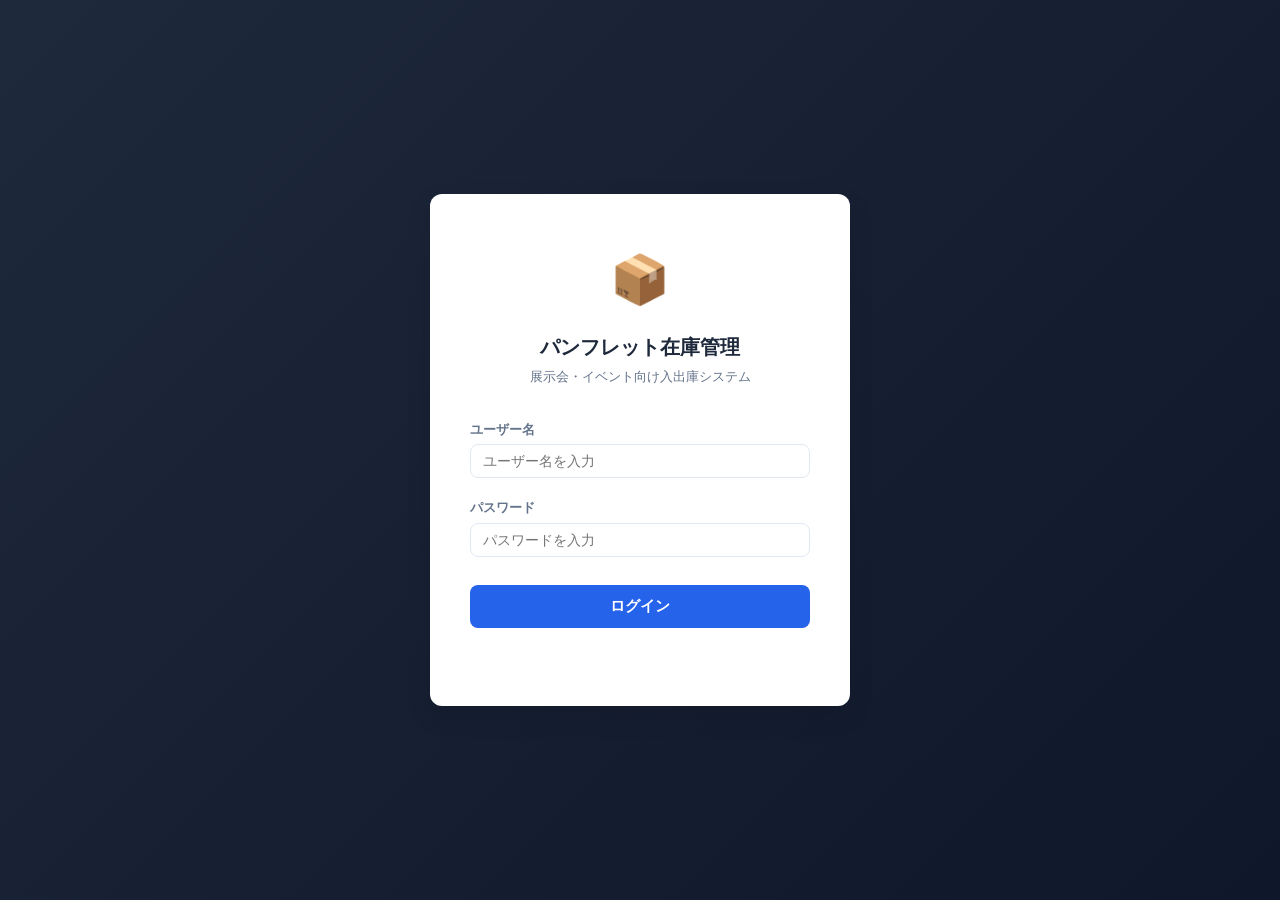
<file: project/dashboard.html>
<!DOCTYPE html>
<!--
  dashboard.html
  役割：メイン画面（在庫一覧・入庫・出庫・履歴）
  ログイン済みユーザーのみアクセス可。
  サイドバーのナビゲーションでタブを切り替えて各機能を使用する。
-->
<html lang="ja">
<head>
  <meta charset="UTF-8" />
  <meta name="viewport" content="width=device-width, initial-scale=1.0" />
  <title>ダッシュボード｜パンフレット在庫管理</title>
  <link rel="stylesheet" href="css/style.css" />
</head>
<body>

<div class="app-layout">

  <!-- ========== サイドバー ========== -->
  <aside class="sidebar">
    <div class="sidebar-header">
      <div class="app-title">📦 パンフレット<br>在庫管理</div>
      <div class="app-sub">展示会・イベント向けシステム</div>
    </div>

    <nav class="sidebar-nav">
      <div class="nav-item active" data-tab="inventory">
        <span class="nav-icon">📋</span>
        <span>在庫一覧</span>
      </div>
      <div class="nav-item" data-tab="stock-in">
        <span class="nav-icon">📥</span>
        <span>入庫登録</span>
      </div>
      <div class="nav-item" data-tab="stock-out">
        <span class="nav-icon">📤</span>
        <span>出庫登録</span>
      </div>
      <div class="nav-item" data-tab="history">
        <span class="nav-icon">📊</span>
        <span>入出庫履歴</span>
      </div>
    </nav>

    <div class="sidebar-footer">
      <div class="user-info">
        ログイン中
        <strong id="sidebarUsername">---</strong>
      </div>
      <button class="btn-logout" id="logoutBtn">ログアウト</button>
    </div>
  </aside>

  <!-- ========== メインコンテンツ ========== -->
  <div class="main-content">

    <!-- トップバー -->
    <header class="topbar">
      <div class="topbar-title" id="topbarTitle">在庫一覧</div>
      <div class="topbar-actions" id="topbarActions">
        <button class="btn btn-success" id="btnOpenStockIn">
          📥 入庫登録
        </button>
        <button class="btn btn-danger" id="btnOpenStockOut">
          📤 出庫登録
        </button>
      </div>
    </header>

    <main class="page-content">

      <!-- ========== 在庫一覧タブ ========== -->
      <section class="tab-panel active" id="tab-inventory">
        <!-- サマリーカード -->
        <div class="summary-grid" id="summaryGrid">
          <div class="summary-card">
            <div class="s-label">アイテム数</div>
            <div class="s-value" id="sumTotal">-</div>
            <div class="s-unit">種類</div>
          </div>
          <div class="summary-card warning">
            <div class="s-label">在庫僅少</div>
            <div class="s-value" id="sumWarning">-</div>
            <div class="s-unit">種類（50個以下）</div>
          </div>
          <div class="summary-card danger">
            <div class="s-label">在庫切れ</div>
            <div class="s-value" id="sumZero">-</div>
            <div class="s-unit">種類（0個）</div>
          </div>
          <div class="summary-card">
            <div class="s-label">総在庫数</div>
            <div class="s-value" id="sumAll">-</div>
            <div class="s-unit">個</div>
          </div>
        </div>

        <!-- 在庫テーブル -->
        <div class="card">
          <div class="card-header">
            <span class="card-title">アイテム別在庫状況</span>
            <button class="btn btn-secondary btn-sm" id="btnRefreshInventory">
              🔄 更新
            </button>
          </div>
          <div class="card-body" style="padding: 0;">
            <div id="inventoryTableContainer">
              <div class="loading-spinner">
                <div class="spinner"></div>読み込み中...
              </div>
            </div>
          </div>
        </div>
      </section>

      <!-- ========== 入庫登録タブ ========== -->
      <section class="tab-panel" id="tab-stock-in">
        <div class="card">
          <div class="card-header">
            <span class="card-title">📥 入庫登録</span>
          </div>
          <div class="card-body">
            <p style="color: var(--color-text-muted); margin-bottom: 20px;">
              在庫に追加するアイテムと数量を選択して「入庫登録」ボタンを押してください。
            </p>
            <div class="form-group">
              <label for="siItem">アイテム</label>
              <select id="siItem">
                <option value="">-- アイテムを選択 --</option>
              </select>
            </div>
            <div class="form-group">
              <label for="siQty">入庫数量</label>
              <input type="number" id="siQty" min="1" placeholder="例：100" />
            </div>
            <div class="form-group">
              <label for="siMemo">メモ（任意）</label>
              <textarea id="siMemo" placeholder="入荷元・備考など"></textarea>
            </div>
            <div class="form-group">
              <label for="siDate">日付</label>
              <input type="date" id="siDate" />
            </div>
            <div style="display:flex; justify-content:flex-end; margin-top: 8px;">
              <button class="btn btn-success" id="btnSubmitStockIn">
                📥 入庫登録
              </button>
            </div>
          </div>
        </div>
      </section>

      <!-- ========== 出庫登録タブ ========== -->
      <section class="tab-panel" id="tab-stock-out">
        <div class="card">
          <div class="card-header">
            <span class="card-title">📤 出庫登録</span>
          </div>
          <div class="card-body">
            <p style="color: var(--color-text-muted); margin-bottom: 20px;">
              出庫するアイテム・数量・イベント情報を入力して「出庫登録」ボタンを押してください。
            </p>
            <div class="form-group">
              <label for="soItem">アイテム</label>
              <select id="soItem">
                <option value="">-- アイテムを選択 --</option>
              </select>
            </div>
            <div class="form-group">
              <label for="soQty">出庫数量</label>
              <input type="number" id="soQty" min="1" placeholder="例：50" />
            </div>
            <div class="form-group">
              <label for="soEvent">イベント名</label>
              <input type="text" id="soEvent" placeholder="例：東京展示会2026" />
            </div>
            <div class="form-group">
              <label for="soMemo">メモ（任意）</label>
              <textarea id="soMemo" placeholder="ブース番号・担当者など"></textarea>
            </div>
            <div class="form-group">
              <label for="soDate">日付</label>
              <input type="date" id="soDate" />
            </div>
            <div style="display:flex; justify-content:flex-end; margin-top: 8px;">
              <button class="btn btn-danger" id="btnSubmitStockOut">
                📤 出庫登録
              </button>
            </div>
          </div>
        </div>
      </section>

      <!-- ========== 履歴タブ ========== -->
      <section class="tab-panel" id="tab-history">
        <div class="card">
          <div class="card-header">
            <span class="card-title">入出庫履歴</span>
            <button class="btn btn-secondary btn-sm" id="btnRefreshHistory">
              🔄 更新
            </button>
          </div>
          <div class="card-body" style="padding: 16px 24px;">
            <!-- フィルターバー -->
            <div class="filter-bar" style="margin-bottom: 16px;">
              <div class="form-group" style="min-width:160px;">
                <label for="filterItem">アイテム</label>
                <select id="filterItem">
                  <option value="">すべて</option>
                </select>
              </div>
              <div class="form-group" style="min-width:130px;">
                <label for="filterType">種別</label>
                <select id="filterType">
                  <option value="">すべて</option>
                  <option value="入庫">入庫</option>
                  <option value="出庫">出庫</option>
                </select>
              </div>
              <div class="form-group" style="min-width:140px;">
                <label for="filterDateFrom">日付（開始）</label>
                <input type="date" id="filterDateFrom" />
              </div>
              <div class="form-group" style="min-width:140px;">
                <label for="filterDateTo">日付（終了）</label>
                <input type="date" id="filterDateTo" />
              </div>
              <div class="form-group" style="align-self:flex-end;">
                <button class="btn btn-primary btn-sm" id="btnApplyFilter">絞り込む</button>
                <button class="btn btn-secondary btn-sm" id="btnClearFilter" style="margin-left:6px;">クリア</button>
              </div>
            </div>
          </div>
          <div class="card-body" style="padding: 0;">
            <div id="historyTableContainer">
              <div class="loading-spinner">
                <div class="spinner"></div>読み込み中...
              </div>
            </div>
          </div>
        </div>
      </section>

    </main>
  </div><!-- /.main-content -->
</div><!-- /.app-layout -->

<!-- ========== 入庫モーダル（クイック登録）========== -->
<div class="modal-overlay" id="modalStockIn" role="dialog" aria-modal="true" aria-labelledby="modalStockInTitle">
  <div class="modal">
    <div class="modal-header">
      <span class="modal-title" id="modalStockInTitle">📥 入庫登録</span>
      <button class="modal-close" data-close="modalStockIn" aria-label="閉じる">&times;</button>
    </div>
    <div class="modal-body">
      <div class="form-group">
        <label for="msiItem">アイテム <span style="color:var(--color-danger)">*</span></label>
        <select id="msiItem">
          <option value="">-- アイテムを選択 --</option>
        </select>
      </div>
      <div class="form-group">
        <label for="msiQty">入庫数量 <span style="color:var(--color-danger)">*</span></label>
        <input type="number" id="msiQty" min="1" placeholder="例：100" />
      </div>
      <div class="form-group">
        <label for="msiMemo">メモ（任意）</label>
        <textarea id="msiMemo" placeholder="入荷元・備考など"></textarea>
      </div>
      <div class="form-group">
        <label for="msiDate">日付 <span style="color:var(--color-danger)">*</span></label>
        <input type="date" id="msiDate" />
      </div>
    </div>
    <div class="modal-footer">
      <button class="btn btn-secondary" data-close="modalStockIn">キャンセル</button>
      <button class="btn btn-success" id="btnModalSubmitStockIn">📥 入庫登録</button>
    </div>
  </div>
</div>

<!-- ========== 出庫モーダル ========== -->
<div class="modal-overlay" id="modalStockOut" role="dialog" aria-modal="true" aria-labelledby="modalStockOutTitle">
  <div class="modal">
    <div class="modal-header">
      <span class="modal-title" id="modalStockOutTitle">📤 出庫登録</span>
      <button class="modal-close" data-close="modalStockOut" aria-label="閉じる">&times;</button>
    </div>
    <div class="modal-body">
      <div class="form-group">
        <label for="msoItem">アイテム <span style="color:var(--color-danger)">*</span></label>
        <select id="msoItem">
          <option value="">-- アイテムを選択 --</option>
        </select>
      </div>
      <div class="form-group">
        <label for="msoQty">出庫数量 <span style="color:var(--color-danger)">*</span></label>
        <input type="number" id="msoQty" min="1" placeholder="例：50" />
      </div>
      <div class="form-group">
        <label for="msoEvent">イベント名 <span style="color:var(--color-danger)">*</span></label>
        <input type="text" id="msoEvent" placeholder="例：東京展示会2026" />
      </div>
      <div class="form-group">
        <label for="msoMemo">メモ（任意）</label>
        <textarea id="msoMemo" placeholder="ブース番号・担当者など"></textarea>
      </div>
      <div class="form-group">
        <label for="msoDate">日付 <span style="color:var(--color-danger)">*</span></label>
        <input type="date" id="msoDate" />
      </div>
    </div>
    <div class="modal-footer">
      <button class="btn btn-secondary" data-close="modalStockOut">キャンセル</button>
      <button class="btn btn-danger" id="btnModalSubmitStockOut">📤 出庫登録</button>
    </div>
  </div>
</div>

<!-- ========== トースト通知コンテナ ========== -->
<div class="toast-container" id="toastContainer"></div>

<!-- スクリプト読み込み（依存関係順） -->
<script src="js/api.js"></script>
<script src="js/auth.js"></script>
<script src="js/inventory.js"></script>
<script src="js/ui.js"></script>
<script>
  // ダッシュボード初期化
  initDashboard();
</script>
</body>
</html>
</file>
<file: project/css/style.css>
/*
 * style.css
 * 役割：index.html / dashboard.html 共通のスタイル定義
 * 展示会パンフレット在庫管理アプリ
 */

/* ===== リセット & ベース ===== */
*, *::before, *::after {
  box-sizing: border-box;
  margin: 0;
  padding: 0;
}

:root {
  --color-primary:      #2563eb;
  --color-primary-dark: #1d4ed8;
  --color-success:      #16a34a;
  --color-danger:       #dc2626;
  --color-warning:      #d97706;
  --color-warning-bg:   #fef3c7;
  --color-warning-text: #92400e;
  --color-bg:           #f1f5f9;
  --color-surface:      #ffffff;
  --color-border:       #e2e8f0;
  --color-text:         #1e293b;
  --color-text-muted:   #64748b;
  --color-sidebar:      #1e293b;
  --color-sidebar-text: #94a3b8;
  --radius:             8px;
  --radius-lg:          12px;
  --shadow:             0 1px 3px rgba(0,0,0,.08), 0 1px 2px rgba(0,0,0,.06);
  --shadow-lg:          0 10px 25px rgba(0,0,0,.12);
  --transition:         .18s ease;
}

body {
  font-family: 'Hiragino Kaku Gothic ProN', 'Meiryo', 'Yu Gothic', sans-serif;
  font-size: 14px;
  color: var(--color-text);
  background: var(--color-bg);
  line-height: 1.6;
}

a { color: inherit; text-decoration: none; }

button {
  cursor: pointer;
  font-family: inherit;
  font-size: 14px;
  border: none;
  border-radius: var(--radius);
  transition: background var(--transition), opacity var(--transition);
}

button:disabled {
  opacity: .55;
  cursor: not-allowed;
}

input, select, textarea {
  font-family: inherit;
  font-size: 14px;
  color: var(--color-text);
  border: 1px solid var(--color-border);
  border-radius: var(--radius);
  padding: 8px 12px;
  width: 100%;
  transition: border-color var(--transition), box-shadow var(--transition);
  background: var(--color-surface);
}

input:focus, select:focus, textarea:focus {
  outline: none;
  border-color: var(--color-primary);
  box-shadow: 0 0 0 3px rgba(37,99,235,.15);
}

textarea { resize: vertical; min-height: 72px; }

label {
  display: block;
  font-size: 13px;
  font-weight: 600;
  color: var(--color-text-muted);
  margin-bottom: 4px;
}

/* ===== ログイン画面 ===== */
.login-page {
  min-height: 100vh;
  display: flex;
  align-items: center;
  justify-content: center;
  background: linear-gradient(135deg, #1e293b 0%, #0f172a 100%);
}

.login-card {
  background: var(--color-surface);
  border-radius: var(--radius-lg);
  box-shadow: var(--shadow-lg);
  padding: 48px 40px;
  width: 100%;
  max-width: 420px;
}

.login-logo {
  text-align: center;
  margin-bottom: 32px;
}

.login-logo .icon {
  font-size: 48px;
  display: block;
  margin-bottom: 12px;
}

.login-logo h1 {
  font-size: 20px;
  font-weight: 700;
  color: var(--color-text);
}

.login-logo p {
  font-size: 13px;
  color: var(--color-text-muted);
  margin-top: 4px;
}

.form-group {
  margin-bottom: 20px;
}

.btn-login {
  width: 100%;
  padding: 12px;
  background: var(--color-primary);
  color: #fff;
  font-size: 15px;
  font-weight: 700;
  border-radius: var(--radius);
  margin-top: 8px;
}

.btn-login:hover:not(:disabled) {
  background: var(--color-primary-dark);
}

.login-error {
  color: var(--color-danger);
  font-size: 13px;
  margin-top: 12px;
  text-align: center;
  min-height: 18px;
}

/* ===== ダッシュボード レイアウト ===== */
.app-layout {
  display: flex;
  min-height: 100vh;
}

/* サイドバー */
.sidebar {
  width: 240px;
  background: var(--color-sidebar);
  color: #fff;
  display: flex;
  flex-direction: column;
  flex-shrink: 0;
  position: sticky;
  top: 0;
  height: 100vh;
  overflow-y: auto;
}

.sidebar-header {
  padding: 24px 20px 20px;
  border-bottom: 1px solid rgba(255,255,255,.08);
}

.sidebar-header .app-title {
  font-size: 15px;
  font-weight: 700;
  color: #fff;
  line-height: 1.4;
}

.sidebar-header .app-sub {
  font-size: 11px;
  color: var(--color-sidebar-text);
  margin-top: 2px;
}

.sidebar-nav {
  flex: 1;
  padding: 16px 0;
}

.nav-item {
  display: flex;
  align-items: center;
  gap: 10px;
  padding: 10px 20px;
  color: var(--color-sidebar-text);
  font-size: 14px;
  font-weight: 500;
  cursor: pointer;
  transition: background var(--transition), color var(--transition);
  border-radius: 0;
}

.nav-item:hover {
  background: rgba(255,255,255,.07);
  color: #fff;
}

.nav-item.active {
  background: rgba(37,99,235,.35);
  color: #fff;
}

.nav-item .nav-icon {
  font-size: 18px;
  flex-shrink: 0;
}

.sidebar-footer {
  padding: 16px 20px;
  border-top: 1px solid rgba(255,255,255,.08);
}

.user-info {
  font-size: 13px;
  color: var(--color-sidebar-text);
  margin-bottom: 10px;
}

.user-info strong {
  color: #fff;
  display: block;
  font-size: 14px;
}

.btn-logout {
  width: 100%;
  padding: 8px;
  background: rgba(220,38,38,.75);
  color: #fff;
  font-size: 13px;
  font-weight: 600;
}

.btn-logout:hover {
  background: var(--color-danger);
}

/* メインコンテンツ */
.main-content {
  flex: 1;
  display: flex;
  flex-direction: column;
  min-width: 0;
}

.topbar {
  background: var(--color-surface);
  border-bottom: 1px solid var(--color-border);
  padding: 16px 28px;
  display: flex;
  align-items: center;
  justify-content: space-between;
  box-shadow: var(--shadow);
}

.topbar-title {
  font-size: 18px;
  font-weight: 700;
  color: var(--color-text);
}

.topbar-actions {
  display: flex;
  gap: 10px;
}

.page-content {
  flex: 1;
  padding: 28px;
  overflow-y: auto;
}

/* タブパネル */
.tab-panel {
  display: none;
}
.tab-panel.active {
  display: block;
}

/* ===== ボタン共通 ===== */
.btn {
  display: inline-flex;
  align-items: center;
  gap: 6px;
  padding: 8px 18px;
  font-weight: 600;
  border-radius: var(--radius);
}

.btn-primary {
  background: var(--color-primary);
  color: #fff;
}
.btn-primary:hover:not(:disabled) { background: var(--color-primary-dark); }

.btn-success {
  background: var(--color-success);
  color: #fff;
}
.btn-success:hover:not(:disabled) { background: #15803d; }

.btn-danger {
  background: var(--color-danger);
  color: #fff;
}
.btn-danger:hover:not(:disabled) { background: #b91c1c; }

.btn-secondary {
  background: #f1f5f9;
  color: var(--color-text);
  border: 1px solid var(--color-border);
}
.btn-secondary:hover:not(:disabled) { background: #e2e8f0; }

.btn-sm {
  padding: 5px 12px;
  font-size: 13px;
}

/* ===== カード ===== */
.card {
  background: var(--color-surface);
  border-radius: var(--radius-lg);
  box-shadow: var(--shadow);
  border: 1px solid var(--color-border);
}

.card-header {
  padding: 18px 24px;
  border-bottom: 1px solid var(--color-border);
  display: flex;
  align-items: center;
  justify-content: space-between;
  gap: 12px;
}

.card-title {
  font-size: 15px;
  font-weight: 700;
}

.card-body {
  padding: 24px;
}

/* ===== サマリーカード ===== */
.summary-grid {
  display: grid;
  grid-template-columns: repeat(auto-fit, minmax(180px, 1fr));
  gap: 16px;
  margin-bottom: 28px;
}

.summary-card {
  background: var(--color-surface);
  border-radius: var(--radius-lg);
  border: 1px solid var(--color-border);
  box-shadow: var(--shadow);
  padding: 20px 24px;
  display: flex;
  flex-direction: column;
  gap: 6px;
}

.summary-card .s-label {
  font-size: 12px;
  font-weight: 600;
  color: var(--color-text-muted);
  letter-spacing: .04em;
  text-transform: uppercase;
}

.summary-card .s-value {
  font-size: 32px;
  font-weight: 800;
  color: var(--color-text);
  line-height: 1.1;
}

.summary-card .s-unit {
  font-size: 13px;
  color: var(--color-text-muted);
}

.summary-card.warning .s-value { color: var(--color-warning); }
.summary-card.danger  .s-value { color: var(--color-danger); }

/* ===== 在庫テーブル ===== */
.table-wrapper {
  overflow-x: auto;
}

table {
  width: 100%;
  border-collapse: collapse;
  font-size: 14px;
}

thead th {
  background: #f8fafc;
  color: var(--color-text-muted);
  font-size: 12px;
  font-weight: 700;
  letter-spacing: .05em;
  text-transform: uppercase;
  padding: 10px 16px;
  text-align: left;
  border-bottom: 2px solid var(--color-border);
}

tbody tr {
  border-bottom: 1px solid var(--color-border);
  transition: background var(--transition);
}

tbody tr:last-child { border-bottom: none; }
tbody tr:hover { background: #f8fafc; }

tbody td {
  padding: 12px 16px;
  vertical-align: middle;
}

/* ===== バッジ ===== */
.badge {
  display: inline-flex;
  align-items: center;
  gap: 4px;
  padding: 3px 10px;
  border-radius: 999px;
  font-size: 12px;
  font-weight: 700;
}

.badge-ok {
  background: #dcfce7;
  color: #15803d;
}

.badge-warning {
  background: var(--color-warning-bg);
  color: var(--color-warning-text);
}

.badge-danger {
  background: #fee2e2;
  color: var(--color-danger);
}

.badge-in  { background: #dbeafe; color: #1d4ed8; }
.badge-out { background: #fee2e2; color: #b91c1c; }

/* 在庫数スタイル */
.stock-ok      { color: var(--color-text); font-weight: 700; }
.stock-warning { color: var(--color-warning); font-weight: 700; }
.stock-danger  { color: var(--color-danger); font-weight: 700; }

/* ===== 履歴フィルター ===== */
.filter-bar {
  display: flex;
  gap: 10px;
  flex-wrap: wrap;
  align-items: flex-end;
}

.filter-bar .form-group {
  margin-bottom: 0;
  min-width: 140px;
}

/* ===== モーダル ===== */
.modal-overlay {
  position: fixed;
  inset: 0;
  background: rgba(0,0,0,.45);
  display: flex;
  align-items: center;
  justify-content: center;
  z-index: 1000;
  opacity: 0;
  pointer-events: none;
  transition: opacity .2s ease;
}

.modal-overlay.show {
  opacity: 1;
  pointer-events: auto;
}

.modal {
  background: var(--color-surface);
  border-radius: var(--radius-lg);
  box-shadow: var(--shadow-lg);
  width: 100%;
  max-width: 480px;
  max-height: 90vh;
  overflow-y: auto;
  transform: translateY(16px) scale(.98);
  transition: transform .2s ease;
}

.modal-overlay.show .modal {
  transform: translateY(0) scale(1);
}

.modal-header {
  padding: 20px 24px 16px;
  border-bottom: 1px solid var(--color-border);
  display: flex;
  align-items: center;
  justify-content: space-between;
}

.modal-title {
  font-size: 16px;
  font-weight: 700;
}

.modal-close {
  background: none;
  border: none;
  font-size: 22px;
  color: var(--color-text-muted);
  line-height: 1;
  padding: 2px 6px;
  border-radius: var(--radius);
}
.modal-close:hover { background: #f1f5f9; color: var(--color-text); }

.modal-body {
  padding: 24px;
  display: flex;
  flex-direction: column;
  gap: 16px;
}

.modal-footer {
  padding: 16px 24px;
  border-top: 1px solid var(--color-border);
  display: flex;
  justify-content: flex-end;
  gap: 10px;
}

/* ===== ローディング / メッセージ ===== */
.loading-spinner {
  display: flex;
  align-items: center;
  justify-content: center;
  gap: 10px;
  padding: 48px;
  color: var(--color-text-muted);
  font-size: 14px;
}

.spinner {
  width: 22px;
  height: 22px;
  border: 3px solid var(--color-border);
  border-top-color: var(--color-primary);
  border-radius: 50%;
  animation: spin .75s linear infinite;
}

@keyframes spin {
  to { transform: rotate(360deg); }
}

.empty-state {
  text-align: center;
  padding: 48px;
  color: var(--color-text-muted);
}

.empty-state .empty-icon {
  font-size: 48px;
  display: block;
  margin-bottom: 12px;
}

/* ===== トースト通知 ===== */
.toast-container {
  position: fixed;
  bottom: 24px;
  right: 24px;
  z-index: 2000;
  display: flex;
  flex-direction: column;
  gap: 8px;
}

.toast {
  display: flex;
  align-items: center;
  gap: 10px;
  background: #1e293b;
  color: #fff;
  padding: 12px 18px;
  border-radius: var(--radius);
  box-shadow: var(--shadow-lg);
  font-size: 14px;
  font-weight: 500;
  min-width: 260px;
  animation: slideIn .25s ease;
}

.toast.success { border-left: 4px solid var(--color-success); }
.toast.error   { border-left: 4px solid var(--color-danger); }
.toast.info    { border-left: 4px solid var(--color-primary); }

@keyframes slideIn {
  from { transform: translateX(60px); opacity: 0; }
  to   { transform: translateX(0);    opacity: 1; }
}

/* ===== 区切り線・スペーサー ===== */
.divider {
  border: none;
  border-top: 1px solid var(--color-border);
  margin: 8px 0;
}

/* ===== レスポンシブ ===== */
@media (max-width: 768px) {
  .sidebar {
    width: 200px;
  }

  .page-content {
    padding: 16px;
  }

  .topbar {
    padding: 12px 16px;
  }

  .summary-grid {
    grid-template-columns: repeat(2, 1fr);
  }

  .modal { max-width: calc(100vw - 32px); }
}

@media (max-width: 560px) {
  .app-layout {
    flex-direction: column;
  }

  .sidebar {
    width: 100%;
    height: auto;
    position: static;
  }

  .sidebar-nav {
    display: flex;
    padding: 8px;
    overflow-x: auto;
  }

  .nav-item {
    flex-direction: column;
    gap: 4px;
    font-size: 11px;
    padding: 8px 12px;
    white-space: nowrap;
  }

  .summary-grid {
    grid-template-columns: 1fr 1fr;
  }

  .filter-bar {
    flex-direction: column;
  }
}
</file>
